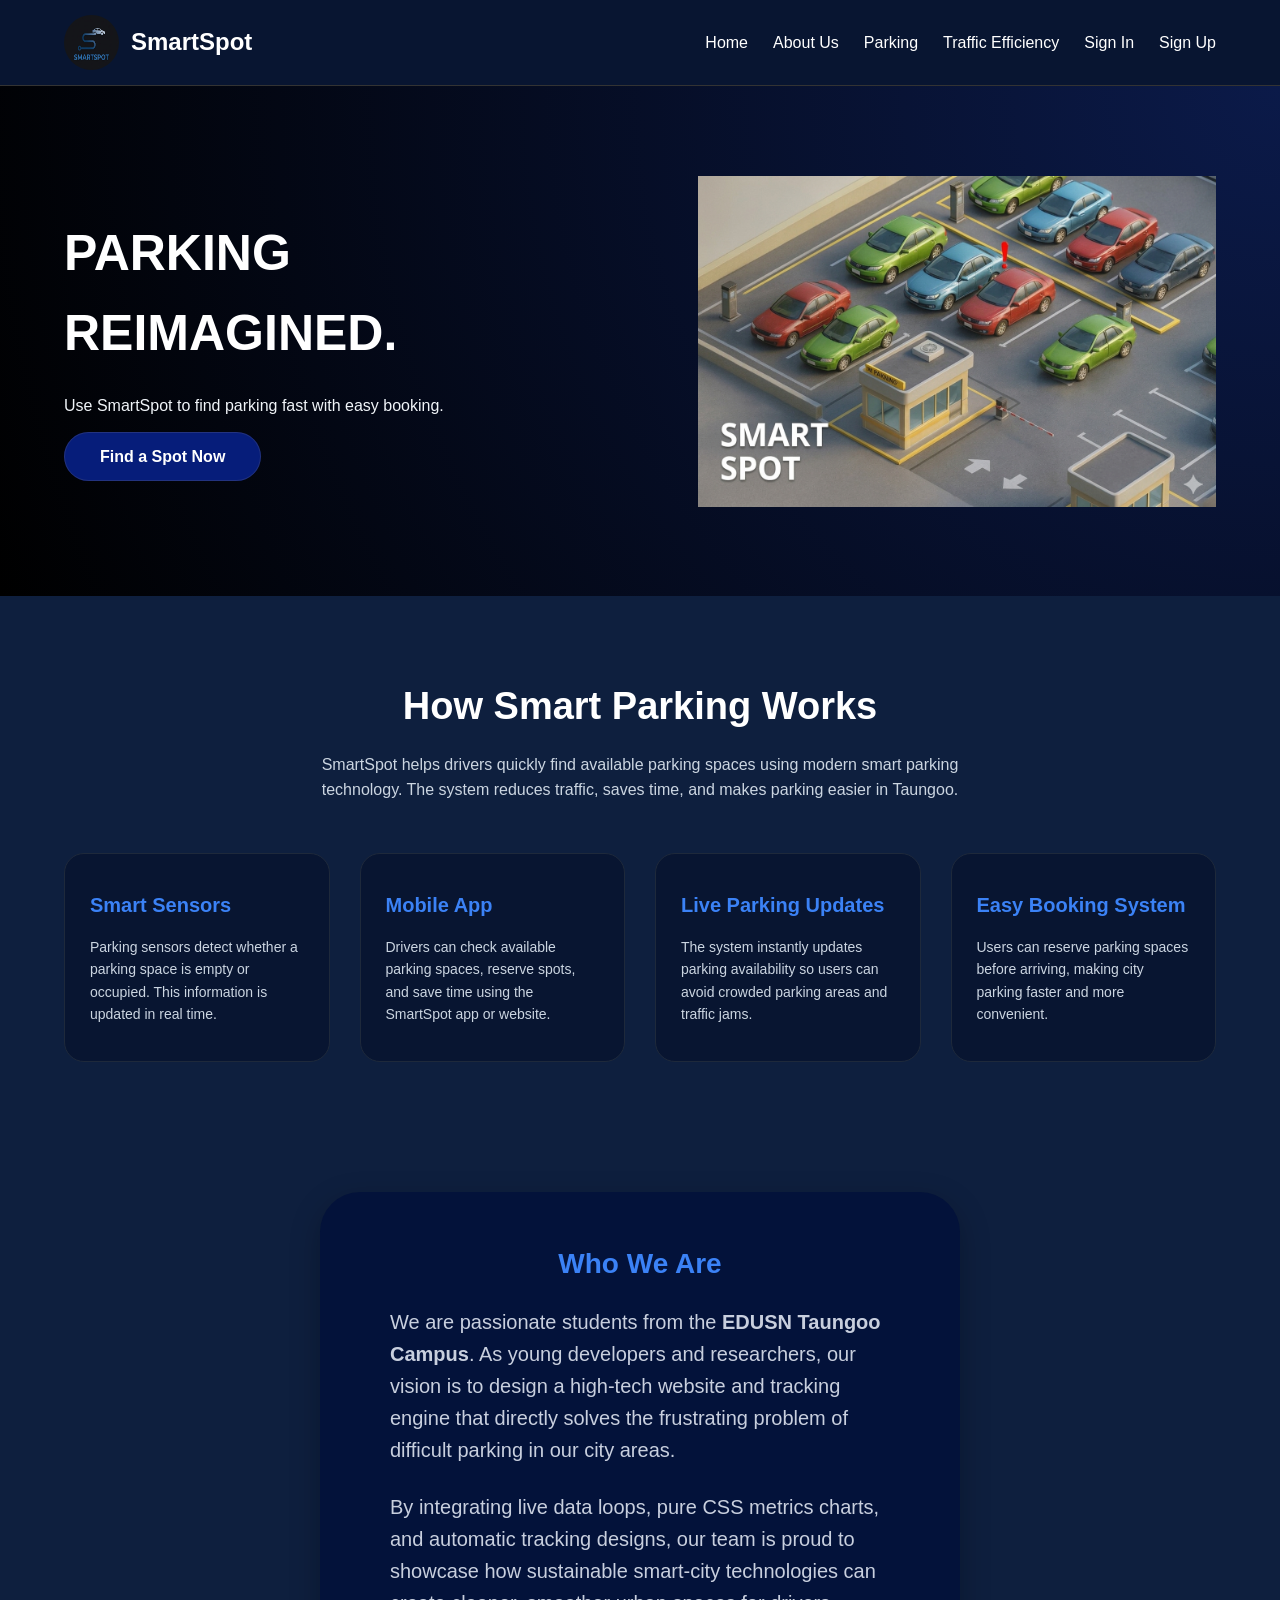
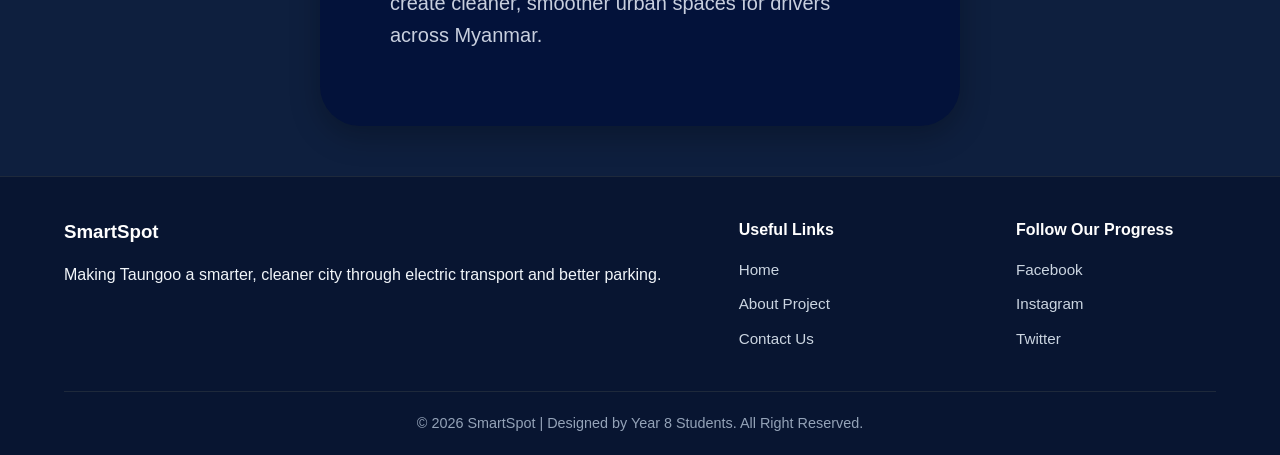
<file: index.html>
<!doctype html>
<html lang="en">
  <head>
    <meta charset="UTF-8" />
    <meta name="viewport" content="width=device-width, initial-scale=1.0" />
    <title>Smartspot | The Smarter Way to Find Your Space</title>
    <link rel="stylesheet" href="pages/style.css" />
    <link
      class="icon"
      rel="icon"
      type="image/x-icon"
      href="../images/favicon.png"
    />
  </head>
  <body>
    <!-- Navbar Starts -->
    <nav class="top-bar">
      <a class="logo-box" href="/index.html">
        <img src="../images/carlogo.png" alt="SmartSpot Logo" />
        <h3>SmartSpot</h3>
      </a>

      <div class="menu">
        <a href="/index.html">Home</a>
        <a href="/pages/aboutus.html">About Us</a>
        <a href="/pages/parking.html">Parking</a>
        <a href="/pages/trafficeffiency.html">Traffic Efficiency</a>
        <a href="/pages/signin.html">Sign In</a>
        <a href="/pages/signup.html">Sign Up</a>
      </div>
    </nav>
    <!-- Navbar Ends  -->

    <!-- Header Starts -->
    <header class="header-box">
      <div class="header-text">
        <h1>PARKING <br />REIMAGINED.</h1>
        <p>Use SmartSpot to find parking fast with easy booking.</p>
        <br />
        <a href="/pages/parking.html" class="main-btn">Find a Spot Now</a>
      </div>
      <div
        class="header-image"
        style="
          width: 45%;
          min-width: 300px;
          height: 350px;
          background:
            url(&quot;../images/smartspot_image.png&quot;);
          background-size: contain;
          background-repeat: no-repeat;
          background-position: center;
        "
      ></div>
    </header>
    <!-- Header Ends -->

    <!-- How it Works Section -->
    <section class="how-smartspot-works">
      <div class="works-container">
        <h2>How Smart Parking Works</h2>
        <p class="works-intro">
          SmartSpot helps drivers quickly find available parking spaces using
          modern smart parking technology. The system reduces traffic, saves
          time, and makes parking easier in Taungoo.
        </p>

        <div class="works-cards">
          <div class="works-card">
            <h3>Smart Sensors</h3>
            <p>
              Parking sensors detect whether a parking space is empty or
              occupied. This information is updated in real time.
            </p>
          </div>

          <div class="works-card">
            <h3>Mobile App</h3>
            <p>
              Drivers can check available parking spaces, reserve spots, and
              save time using the SmartSpot app or website.
            </p>
          </div>

          <div class="works-card">
            <h3>Live Parking Updates</h3>
            <p>
              The system instantly updates parking availability so users can
              avoid crowded parking areas and traffic jams.
            </p>
          </div>

          <div class="works-card">
            <h3>Easy Booking System</h3>
            <p>
              Users can reserve parking spaces before arriving, making city
              parking faster and more convenient.
            </p>
          </div>
        </div>
      </div>
    </section>

    <!-- Who We Are Section -->
    <div class="about-box">
      <h3
        style="
          font-size: 28px;
          text-align: center;
          margin-bottom: 20px;
          color: #3b82f6;
        "
      >
        Who We Are
      </h3>
      <p>
        We are passionate students from the
        <strong>EDUSN Taungoo Campus</strong>. As young developers and
        researchers, our vision is to design a high-tech website and tracking
        engine that directly solves the frustrating problem of difficult parking
        in our city areas.
      </p>
      <p>
        By integrating live data loops, pure CSS metrics charts, and automatic
        tracking designs, our team is proud to showcase how sustainable
        smart-city technologies can create cleaner, smoother urban spaces for
        drivers across Myanmar.
      </p>
    </div>

    <!-- Footer Starts -->
    <footer class="footer">
      <div class="footer-container">
        <div class="footer-about">
          <h3>SmartSpot</h3>
          <p>
            Making Taungoo a smarter, cleaner city through electric transport
            and better parking.
          </p>
        </div>
        <div class="footer-links">
          <h4>Useful Links</h4>
          <ul class="footer_ul">
            <div>
              <a href="index.html">Home</a>
              <a href="aboutus.html">About Project</a>
              <a href="contact.html">Contact Us</a>
            </div>
          </ul>
        </div>
        <div class="footer-socialmedia">
          <h4>Follow Our Progress</h4>
          <div class="footer_div">
            <a href="#">Facebook</a>
            <a href="#">Instagram</a>
            <a href="#">Twitter</a>
          </div>
        </div>
      </div>
      <div class="footer-bottom">
        <p>
          &copy; 2026 SmartSpot | Designed by Year 8 Students. All Right
          Reserved.
        </p>
      </div>
    </footer>
  </body>
</html>
</file>
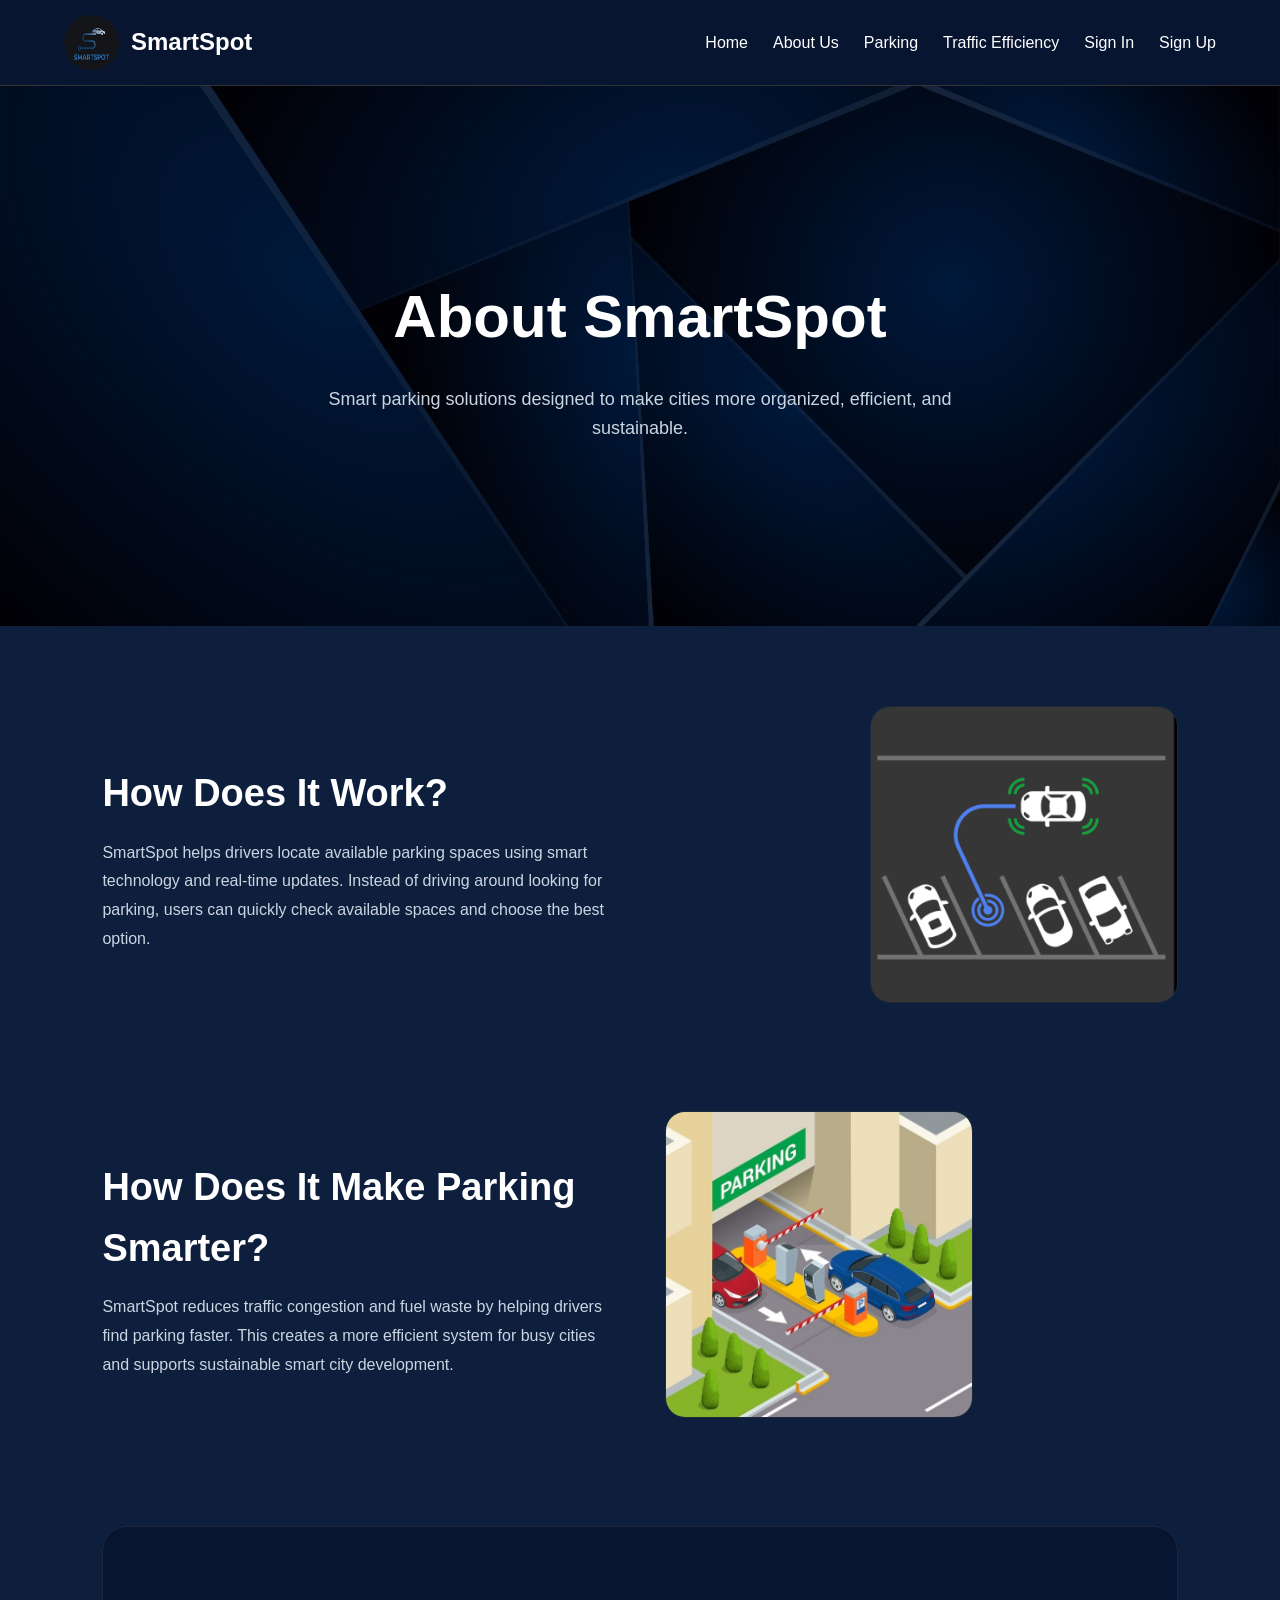
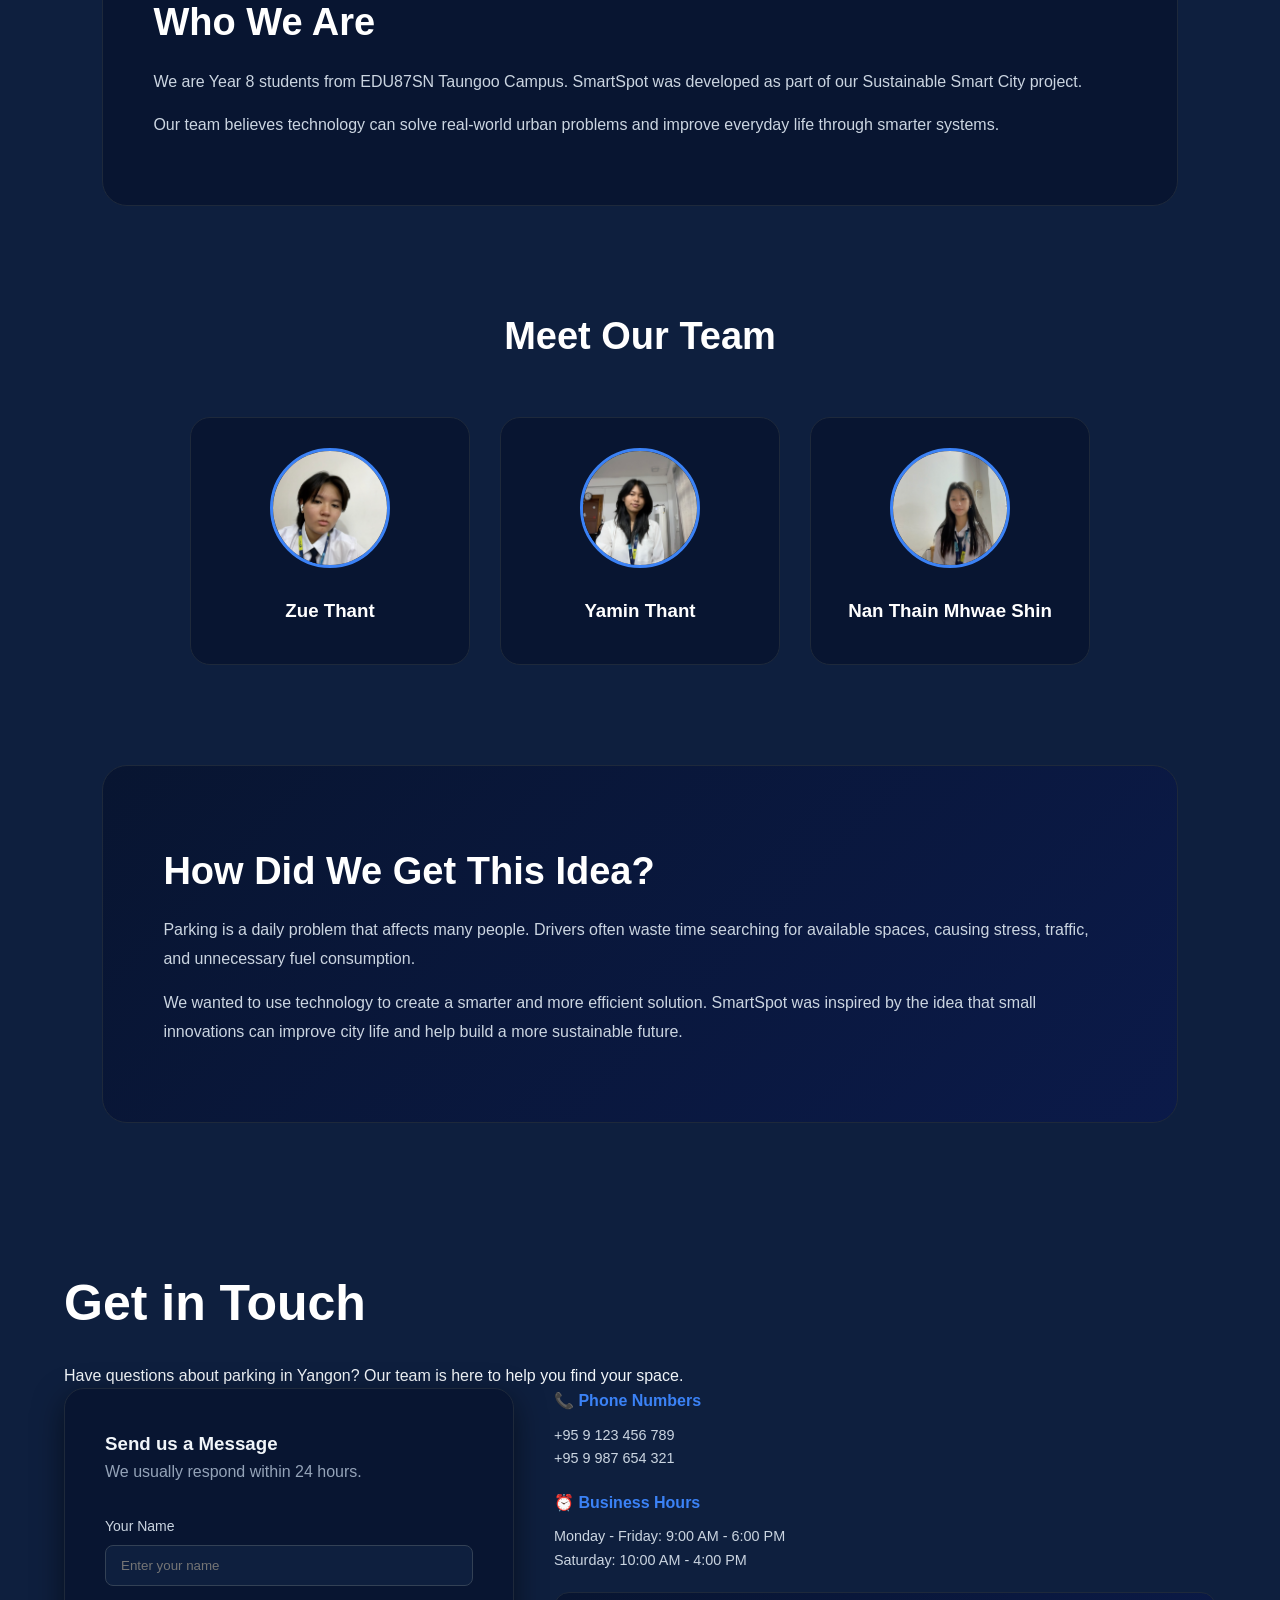
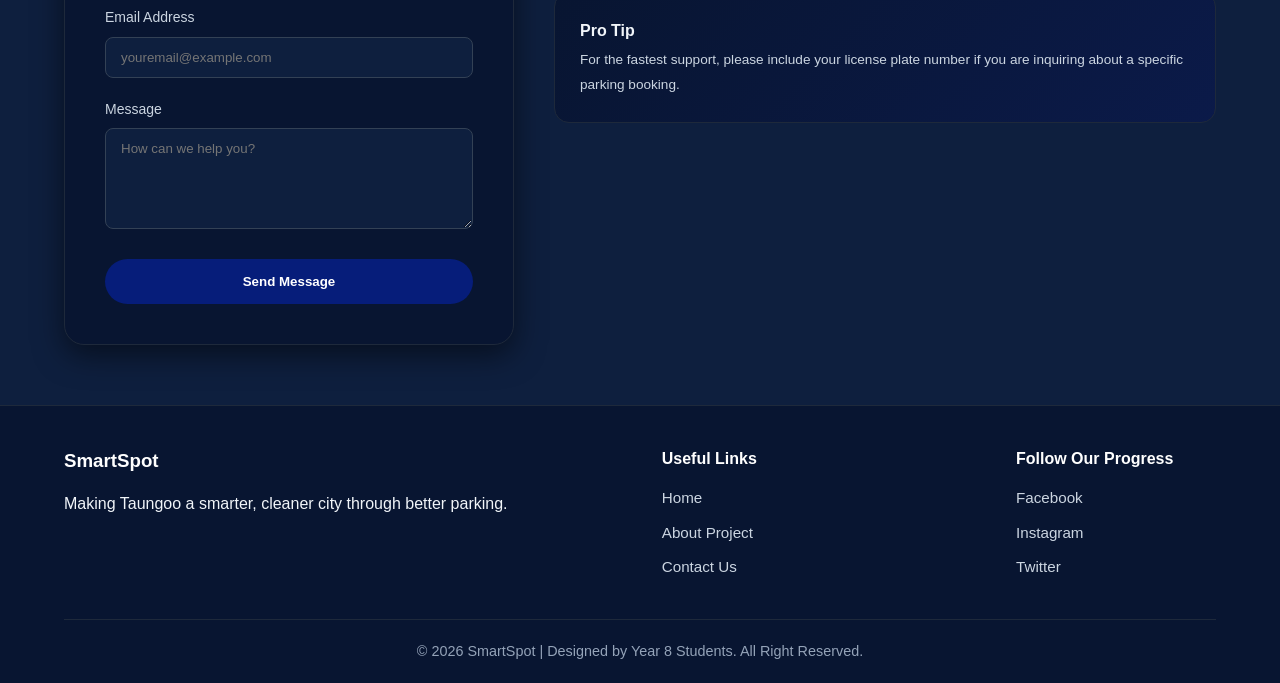
<file: pages/aboutus.html>
<!doctype html>
<html lang="en">
  <head>
    <meta charset="UTF-8" />
    <meta name="viewport" content="width=device-width, initial-scale=1.0" />
    <title>About Us | SmartSpot</title>
    <link rel="stylesheet" href="style.css" />
  </head>

  <body>
    <!-- Navbar -->
    <nav class="top-bar">
      <a class="logo-box" href="/index.html">
        <img src="../images/carlogo.png" alt="SmartSpot Logo" />
        <h3>SmartSpot</h3>
      </a>

      <div class="menu">
        <a href="/index.html">Home</a>
        <a href="/pages/aboutus.html">About Us</a>
        <a href="/pages/parking.html">Parking</a>
        <a href="/pages/trafficeffiency.html">Traffic Efficiency</a>
        <a href="/pages/signin.html">Sign In</a>
        <a href="/pages/signup.html">Sign Up</a>
      </div>
    </nav>

    <!-- About Hero -->
    <section class="about-hero">
      <div class="about-overlay">
        <h1>About SmartSpot</h1>
        <p>
          Smart parking solutions designed to make cities more organized,
          efficient, and sustainable.
        </p>
      </div>
    </section>

    <!-- Main Content -->
    <main class="about-container">
      <!-- How It Works -->
      <section class="about-grid reverse">
        <div class="about-image">
          <img src="../images/smart2.png" alt="Parking System" />
        </div>

        <div class="about-content">
          <h2>How Does It Work?</h2>
          <p>
            SmartSpot helps drivers locate available parking spaces using smart
            technology and real-time updates. Instead of driving around looking
            for parking, users can quickly check available spaces and choose the
            best option.
          </p>
        </div>
      </section>

      <!-- Smarter Parking -->
      <section class="about-grid">
        <div class="about-content">
          <h2>How Does It Make Parking Smarter?</h2>
          <p>
            SmartSpot reduces traffic congestion and fuel waste by helping
            drivers find parking faster. This creates a more efficient system
            for busy cities and supports sustainable smart city development.
          </p>
        </div>

        <div class="about-image2">
          <img src="../images/smartparking.jpg" alt="Smart City" />
        </div>
      </section>

      <!-- Who We Are -->
      <section class="who-we-are">
        <div class="who-box">
          <h2>Who We Are</h2>

          <p>
            We are Year 8 students from EDU87SN Taungoo Campus. SmartSpot was
            developed as part of our Sustainable Smart City project.
          </p>

          <p>
            Our team believes technology can solve real-world urban problems and
            improve everyday life through smarter systems.
          </p>
        </div>
      </section>

      <!-- Team Members -->
      <section class="team-section">
        <div class="team-title">
          <h2>Meet Our Team</h2>
        </div>

        <div class="team-cards">
          <div class="member-card">
            <img src="../images/Image10.png" alt="Zue Thant" />
            <h3>Zue Thant</h3>
          </div>

          <div class="member-card">
            <img src="../images/Image4.png" alt="Yamin Thant" />
            <h3>Yamin Thant</h3>
          </div>

          <div class="member-card">
            <img src="../images/Image5.png" alt="Nan Thein Mhwae Shin" />
            <h3>Nan Thain Mhwae Shin</h3>
          </div>
        </div>
      </section>

      <!-- Inspiration -->
      <section class="idea-section">
        <h2>How Did We Get This Idea?</h2>

        <p>
          Parking is a daily problem that affects many people. Drivers often
          waste time searching for available spaces, causing stress, traffic,
          and unnecessary fuel consumption.
        </p>

        <p>
          We wanted to use technology to create a smarter and more efficient
          solution. SmartSpot was inspired by the idea that small innovations
          can improve city life and help build a more sustainable future.
        </p>
      </section>
    </main>

    <!-- Main content starts here -->
    <!-- Main content starts here -->
    <main class="content-area">
      <div class="header-text">
        <h1 class="title-text">Get in Touch</h1>
        <p>
          Have questions about parking in Yangon? Our team is here to help you
          find your space.
        </p>
      </div>

      <div
        class="contact-container"
        style="display: flex; gap: 40px; flex-wrap: wrap"
      >
        <!-- Left Side: Email Form -->
        <div class="auth-card" style="flex: 2; min-width: 300px; margin: 0">
          <div class="auth-header" style="text-align: left">
            <h3>Send us a Message</h3>
            <p>We usually respond within 24 hours.</p>
          </div>

          <form class="auth-form">
            <div class="input-group">
              <label for="name">Your Name</label>
              <input
                type="text"
                id="name"
                placeholder="Enter your name"
                required
              />
            </div>

            <div class="input-group">
              <label for="email">Email Address</label>
              <input
                type="email"
                id="email"
                placeholder="youremail@example.com"
                required
              />
            </div>

            <div class="input-group">
              <label for="message">Message</label>
              <textarea
                id="message"
                rows="5"
                placeholder="How can we help you?"
                style="
                  padding: 12px 15px;
                  background: #0e1f3e;
                  border: 1px solid #334155;
                  border-radius: 8px;
                  color: white;
                  outline: none;
                  font-family: sans-serif;
                  resize: vertical;
                "
              ></textarea>
            </div>

            <button type="submit" class="main-btn auth-btn">
              Send Message
            </button>
          </form>
        </div>

        <!-- Right Side: Contact Info -->
        <div
          class="contact-info"
          style="
            flex: 1;
            min-width: 280px;
            display: flex;
            flex-direction: column;
            gap: 20px;
          "
        >
          <div class="box-card">
            <h4 style="color: #3b82f6; margin-bottom: 10px">
              📞 Phone Numbers
            </h4>
            <p style="font-size: 0.9rem; color: #cbd5e1">+95 9 123 456 789</p>
            <p style="font-size: 0.9rem; color: #cbd5e1">+95 9 987 654 321</p>
          </div>

          <div class="box-card">
            <h4 style="color: #3b82f6; margin-bottom: 10px">
              ⏰ Business Hours
            </h4>
            <p style="font-size: 0.9rem; color: #cbd5e1">
              Monday - Friday: 9:00 AM - 6:00 PM
            </p>
            <p style="font-size: 0.9rem; color: #cbd5e1">
              Saturday: 10:00 AM - 4:00 PM
            </p>
          </div>

          <div class="idea-section" style="padding: 25px; border-radius: 15px">
            <h4 style="margin-bottom: 5px">Pro Tip</h4>
            <p style="font-size: 0.85rem; margin: 0">
              For the fastest support, please include your license plate number
              if you are inquiring about a specific parking booking.
            </p>
          </div>
        </div>
      </div>
    </main>

    <footer class="footer">
      <div class="footer-container">
        <div class="footer-about">
          <h3>SmartSpot</h3>
          <p>Making Taungoo a smarter, cleaner city through better parking.</p>
        </div>

        <div class="footer-links">
          <h4>Useful Links</h4>
          <ul class="footer_ul">
            <div>
              <a href="/pages/index.html">Home</a>
              <a href="/pages/aboutus.html">About Project</a>
              <a href="/pages/contact.html">Contact Us</a>
            </div>
          </ul>
        </div>

        <div class="footer-socialmedia">
          <h4>Follow Our Progress</h4>
          <div class="footer_div">
            <a href="#">Facebook</a>
            <a href="#">Instagram</a>
            <a href="#">Twitter</a>
          </div>
        </div>
      </div>
      <div class="footer-bottom">
        <p>
          &copy; 2026 SmartSpot | Designed by Year 8 Students. All Right
          Reserved.
        </p>
      </div>
    </footer>
  </body>
</html>
</file>
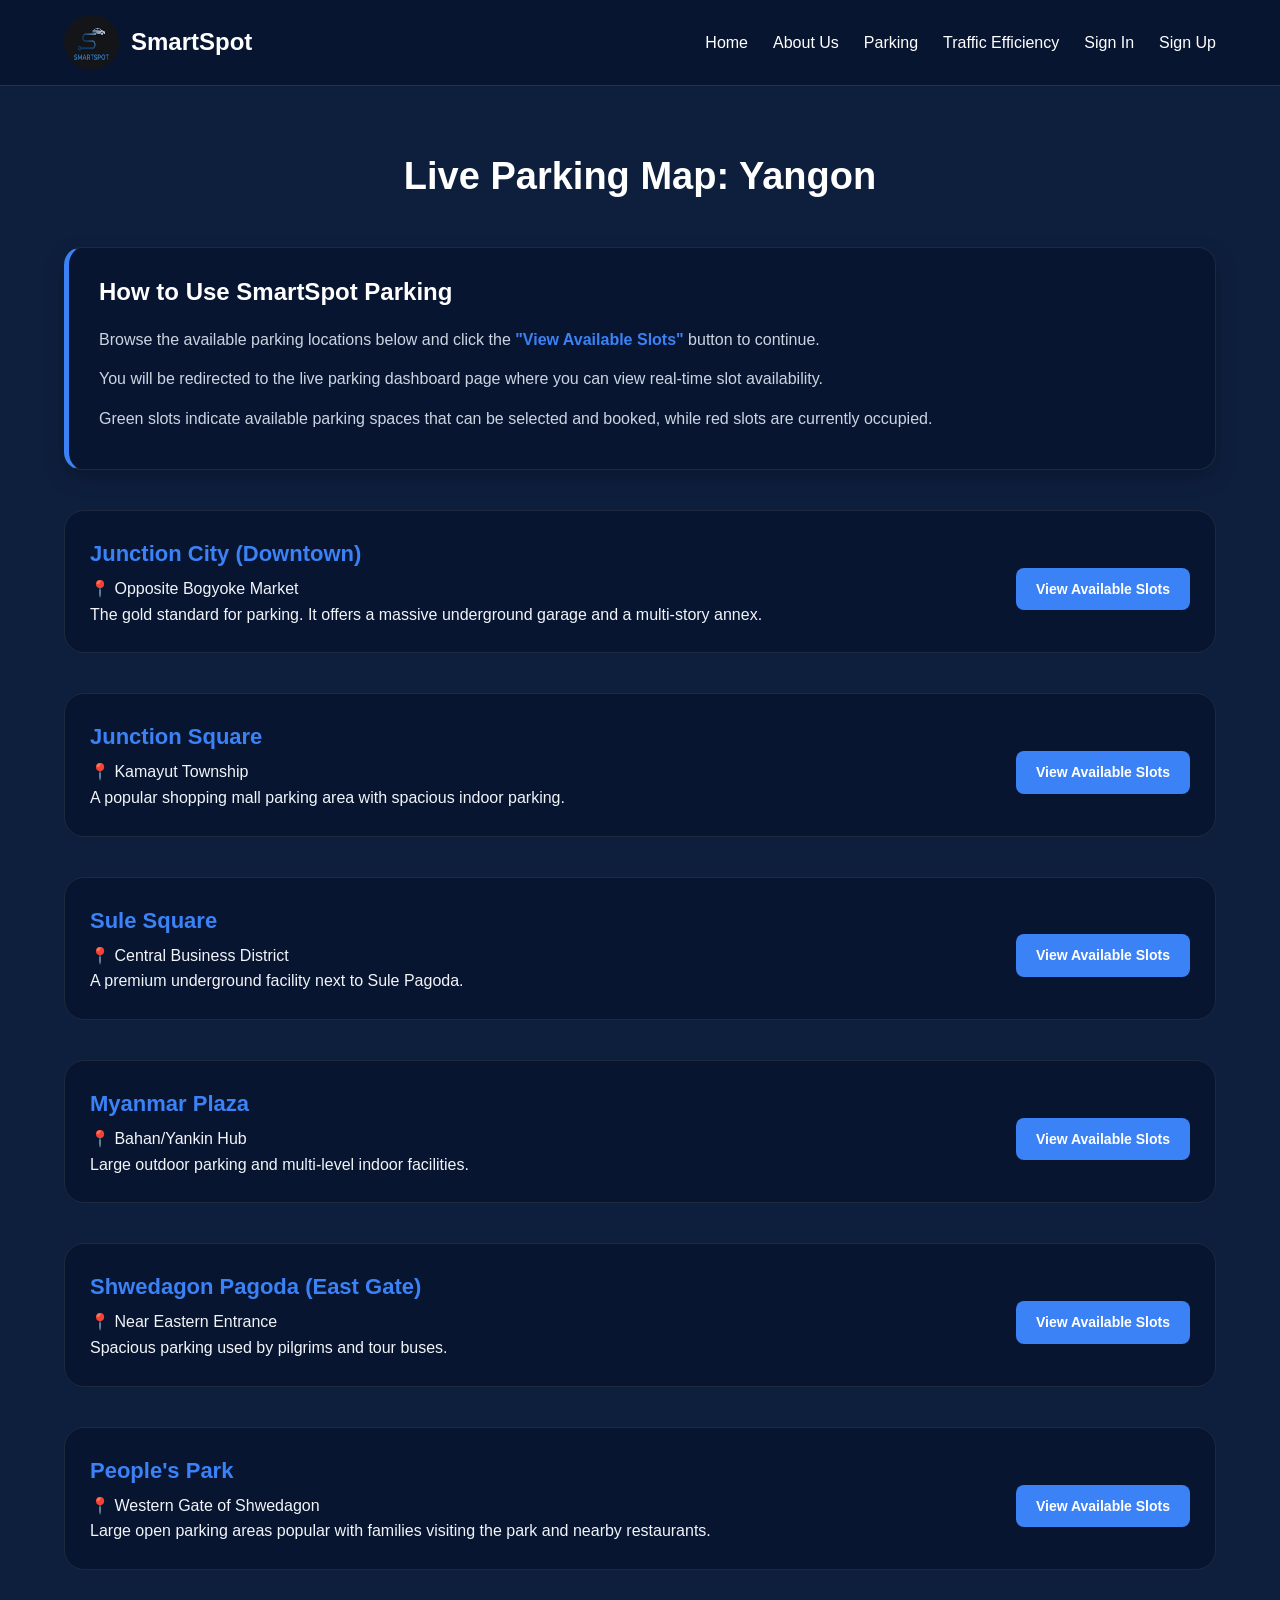
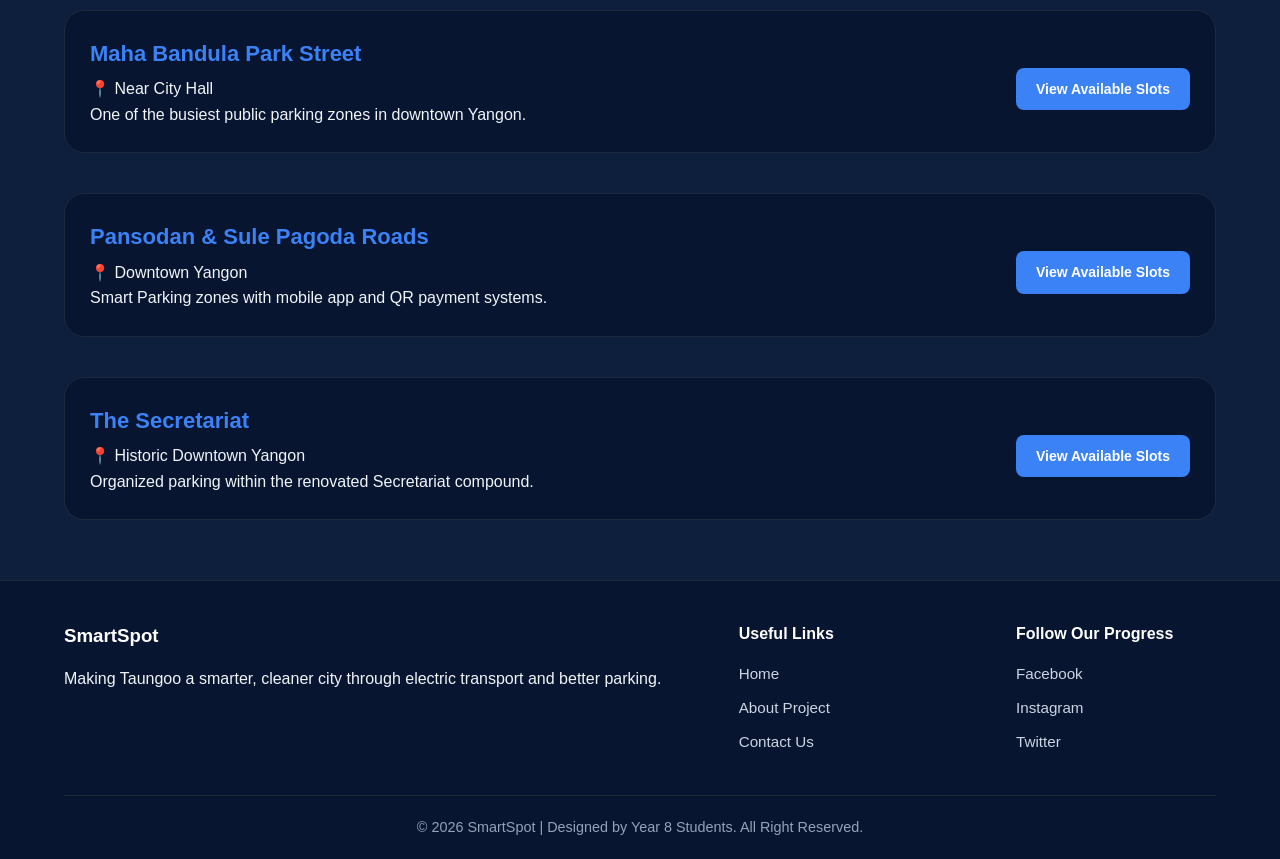
<file: pages/parking.html>
<!doctype html>
<html lang="en">
  <head>
    <meta charset="UTF-8" />
    <meta name="viewport" content="width=device-width, initial-scale=1.0" />
    <title>Smartspot | Choose Location</title>
    <link rel="stylesheet" href="style.css" />
    <link
      class="icon"
      rel="icon"
      type="image/x-icon"
      href="../images/favicon.png"
    />
  </head>
  <body>
    <!-- Navbar Starts -->
    <nav class="top-bar">
      <a class="logo-box" href="/index.html">
        <img src="../images/carlogo.png" alt="SmartSpot Logo" />
        <h3>SmartSpot</h3>
      </a>

      <div class="menu">
        <a href="/index.html">Home</a>
        <a href="/pages/aboutus.html">About Us</a>
        <a href="/pages/parking.html">Parking</a>
        <a href="/pages/trafficeffiency.html">Traffic Efficiency</a>
        <a href="/pages/signin.html">Sign In</a>
        <a href="/pages/signup.html">Sign Up</a>
      </div>
    </nav>
    <!-- Navbar Ends  -->

    <main class="content-area">
      <div class="header-text" style="text-align: center; margin-bottom: 40px">
        <h1 class="title-text" style="font-size: 38px; color: white">
          Live Parking Map: Yangon
        </h1>
      </div>

      <div class="instruction-box">
        <h3>How to Use SmartSpot Parking</h3>
        <p>
          Browse the available parking locations below and click the
          <strong>"View Available Slots"</strong> button to continue.
        </p>

        <p>
          You will be redirected to the live parking dashboard page where you
          can view real-time slot availability.
        </p>

        <p>
          Green slots indicate available parking spaces that can be selected and
          booked, while red slots are currently occupied.
        </p>
      </div>

      <div class="parking-container">
        <!-- Location 1: Junction City -->
        <div class="parking-location">
          <div class="location-info">
            <h3>Junction City (Downtown)</h3>
            <p>📍 Opposite Bogyoke Market</p>
            <p>
              The gold standard for parking. It offers a massive underground
              garage and a multi-story annex.
            </p>
          </div>
          <a
            href="parking_slot.html#junction-city"
            class="toggle-slots-btn"
            style="text-decoration: none"
            >View Available Slots</a
          >
        </div>

        <!-- Location 2: Junction Square -->
        <div class="parking-location">
          <div class="location-info">
            <h3>Junction Square</h3>
            <p>📍 Kamayut Township</p>
            <p>
              A popular shopping mall parking area with spacious indoor parking.
            </p>
          </div>
          <a
            href="parking_slot.html#junction-square"
            class="toggle-slots-btn"
            style="text-decoration: none"
            >View Available Slots</a
          >
        </div>

        <!-- Location 3: Sule Square -->
        <div class="parking-location">
          <div class="location-info">
            <h3>Sule Square</h3>
            <p>📍 Central Business District</p>
            <p>A premium underground facility next to Sule Pagoda.</p>
          </div>
          <a
            href="parking_slot.html#sule-square"
            class="toggle-slots-btn"
            style="text-decoration: none"
            >View Available Slots</a
          >
        </div>

        <!-- Location 4: Myanmar Plaza -->
        <div class="parking-location">
          <div class="location-info">
            <h3>Myanmar Plaza</h3>
            <p>📍 Bahan/Yankin Hub</p>
            <p>Large outdoor parking and multi-level indoor facilities.</p>
          </div>
          <a
            href="parking_slot.html#myanmar-plaza"
            class="toggle-slots-btn"
            style="text-decoration: none"
            >View Available Slots</a
          >
        </div>

        <!-- Location 5: Shwedagon Pagoda -->
        <div class="parking-location">
          <div class="location-info">
            <h3>Shwedagon Pagoda (East Gate)</h3>
            <p>📍 Near Eastern Entrance</p>
            <p>Spacious parking used by pilgrims and tour buses.</p>
          </div>
          <a
            href="parking_slot.html#shwedagon"
            class="toggle-slots-btn"
            style="text-decoration: none"
            >View Available Slots</a
          >
        </div>

        <!-- Location 6: People's Park -->
        <div class="parking-location">
          <div class="location-info">
            <h3>People's Park</h3>
            <p>📍 Western Gate of Shwedagon</p>
            <p>
              Large open parking areas popular with families visiting the park
              and nearby restaurants.
            </p>
          </div>
          <a
            href="parking_slot.html#peoples-park"
            class="toggle-slots-btn"
            style="text-decoration: none"
            >View Available Slots</a
          >
        </div>

        <!-- Location 7: Maha Bandula Park Street -->
        <div class="parking-location">
          <div class="location-info">
            <h3>Maha Bandula Park Street</h3>
            <p>📍 Near City Hall</p>
            <p>One of the busiest public parking zones in downtown Yangon.</p>
          </div>
          <a
            href="parking_slot.html#maha-bandula"
            class="toggle-slots-btn"
            style="text-decoration: none"
            >View Available Slots</a
          >
        </div>

        <!-- Location 8: Pansodan & Sule Pagoda Roads -->
        <div class="parking-location">
          <div class="location-info">
            <h3>Pansodan & Sule Pagoda Roads</h3>
            <p>📍 Downtown Yangon</p>
            <p>Smart Parking zones with mobile app and QR payment systems.</p>
          </div>
          <a
            href="parking_slot.html#pansodan"
            class="toggle-slots-btn"
            style="text-decoration: none"
            >View Available Slots</a
          >
        </div>

        <!-- Location 9: The Secretariat -->
        <div class="parking-location">
          <div class="location-info">
            <h3>The Secretariat</h3>
            <p>📍 Historic Downtown Yangon</p>
            <p>Organized parking within the renovated Secretariat compound.</p>
          </div>
          <a
            href="parking_slot.html#secretariat"
            class="toggle-slots-btn"
            style="text-decoration: none"
            >View Available Slots</a
          >
        </div>
      </div>
    </main>

    <footer class="footer">
      <div class="footer-container">
        <div class="footer-about">
          <h3>SmartSpot</h3>
          <p>
            Making Taungoo a smarter, cleaner city through electric transport
            and better parking.
          </p>
        </div>
        <div class="footer-links">
          <h4>Useful Links</h4>
          <ul class="footer_ul">
            <div>
              <a href="index.html">Home</a>
              <a href="aboutus.html">About Project</a>
              <a href="contact.html">Contact Us</a>
            </div>
          </ul>
        </div>
        <div class="footer-socialmedia">
          <h4>Follow Our Progress</h4>
          <div class="footer_div">
            <a href="#">Facebook</a>
            <a href="#">Instagram</a>
            <a href="#">Twitter</a>
          </div>
        </div>
      </div>
      <div class="footer-bottom">
        <p>
          &copy; 2026 SmartSpot | Designed by Year 8 Students. All Right
          Reserved.
        </p>
      </div>
    </footer>
  </body>
</html>
</file>
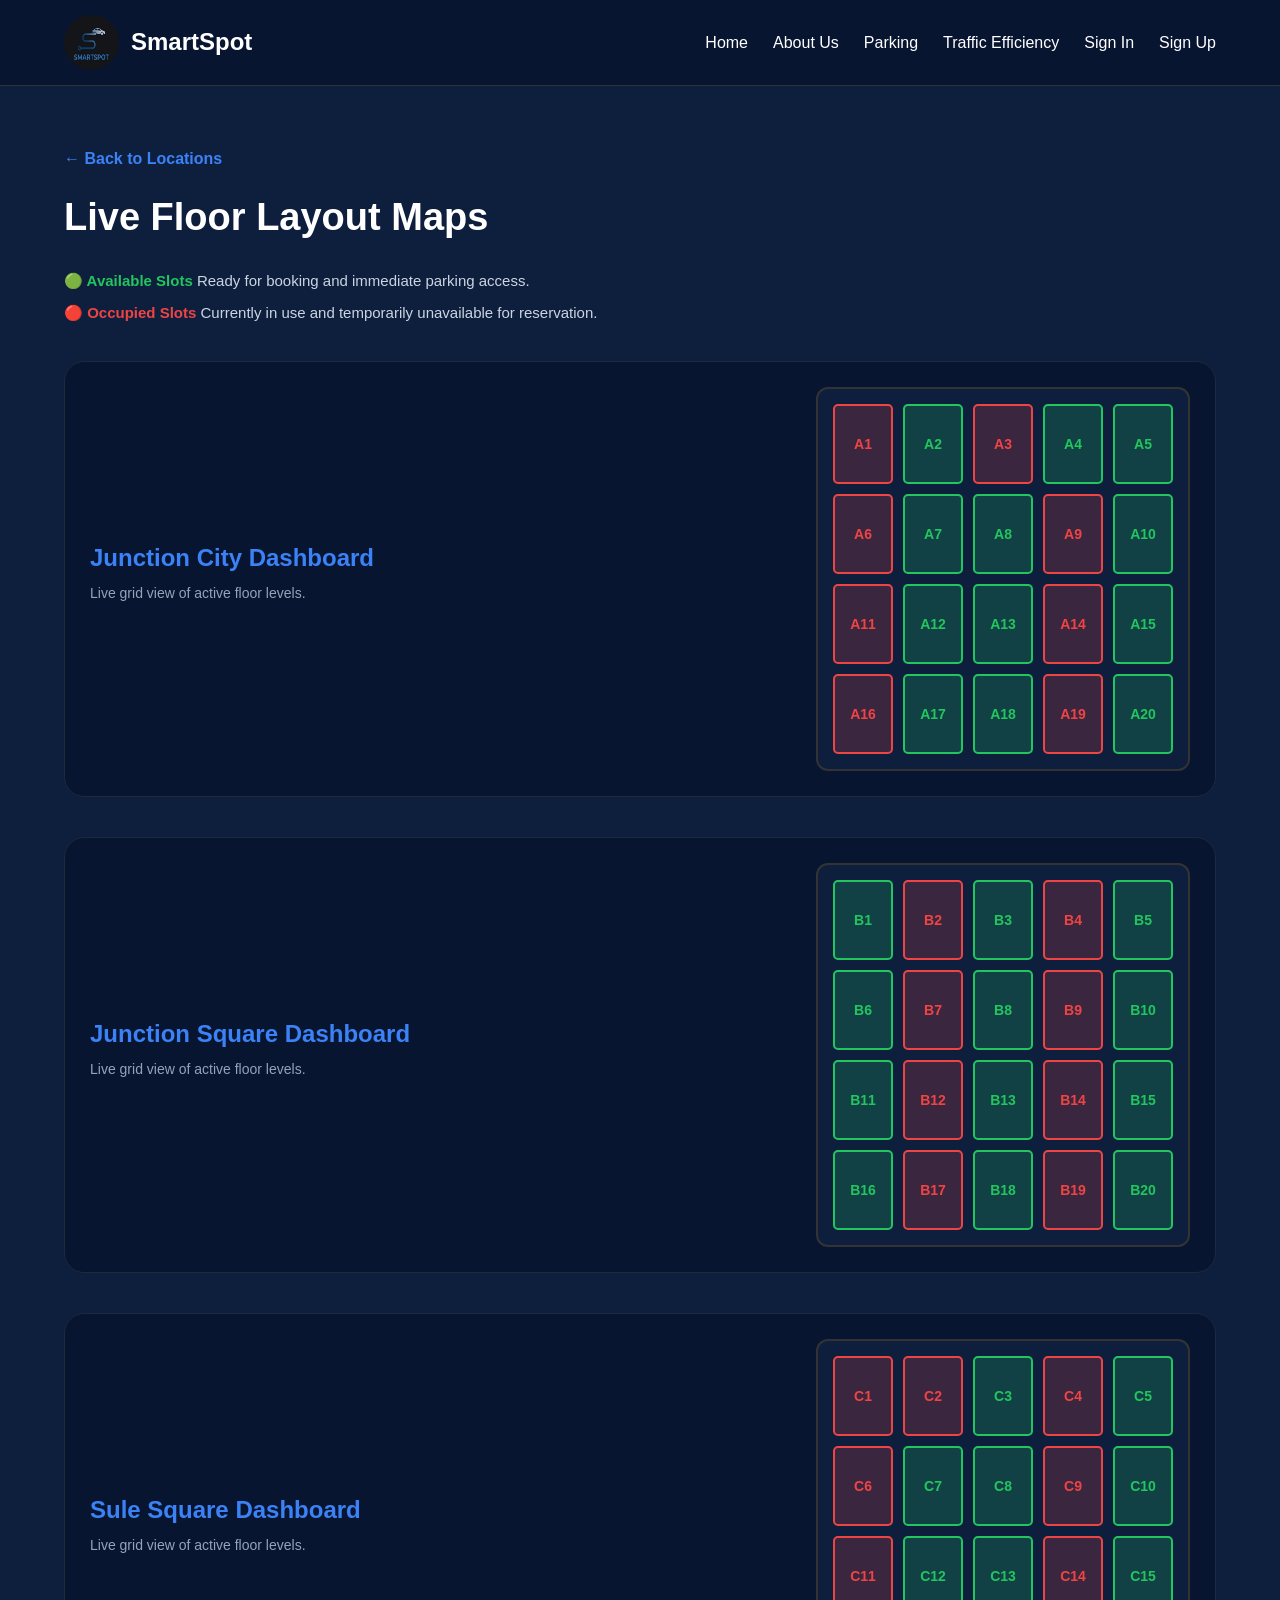
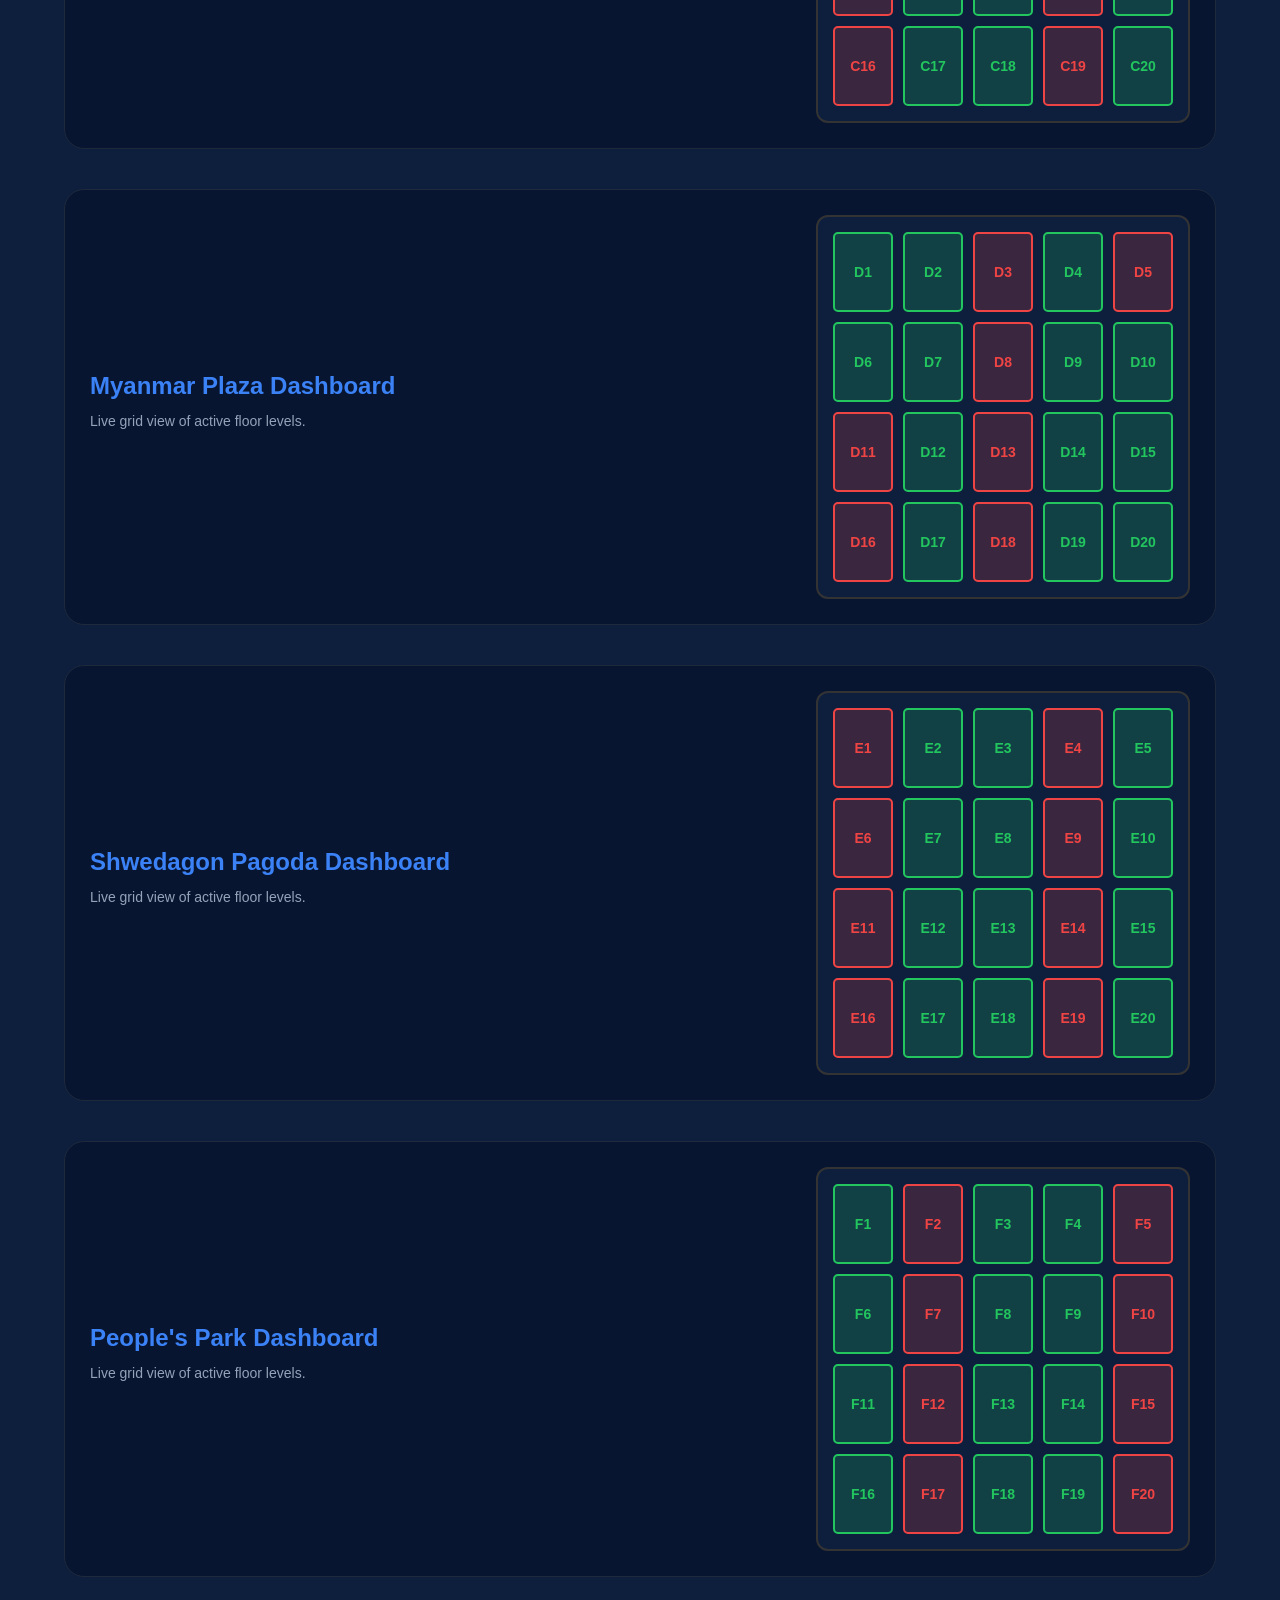
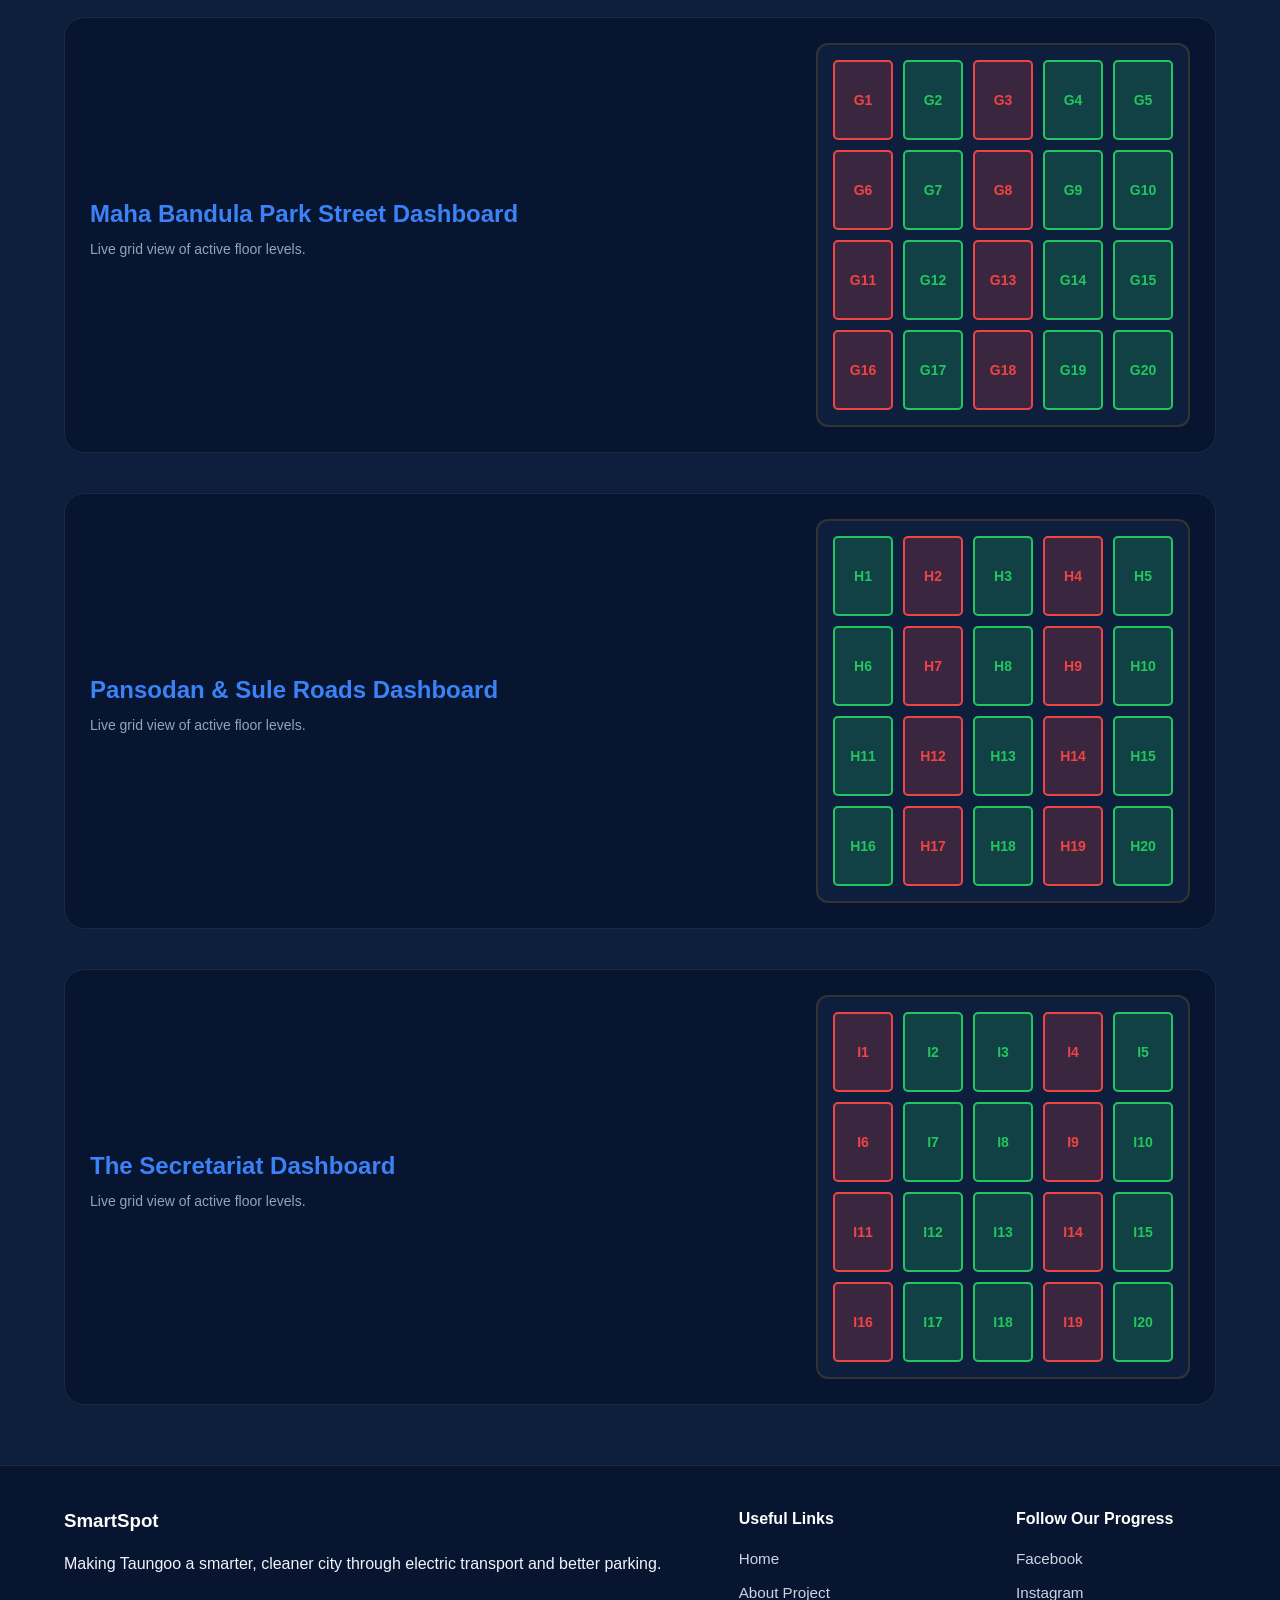
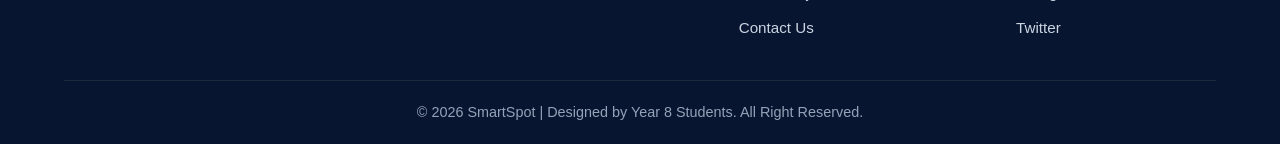
<file: pages/parking_slot.html>
<!doctype html>
<html lang="en">
  <head>
    <meta charset="UTF-8" />
    <meta name="viewport" content="width=device-width, initial-scale=1.0" />
    <title>Smartspot | Real-Time Available Slots</title>
    <link rel="stylesheet" href="style.css" />
    <link
      class="icon"
      rel="icon"
      type="image/x-icon"
      href="../images/favicon.png"
    />
  </head>
  <body>
    <!-- Navbar Starts -->
    <nav class="top-bar">
      <a class="logo-box" href="/index.html">
        <img src="../images/carlogo.png" alt="SmartSpot Logo" />
        <h3>SmartSpot</h3>
      </a>

      <div class="menu">
        <a href="/index.html">Home</a>
        <a href="/pages/aboutus.html">About Us</a>
        <a href="/pages/parking.html">Parking</a>
        <a href="/pages/trafficeffiency.html">Traffic Efficiency</a>
        <a href="/pages/signin.html">Sign In</a>
        <a href="/pages/signup.html">Sign Up</a>
      </div>
    </nav>
    <!-- Navbar Ends  -->

    <main class="content-area">
      <div class="header-text" style="margin-bottom: 30px">
        <a
          href="parking.html"
          style="
            color: #3b82f6;
            text-decoration: none;
            font-weight: bold;
            display: inline-block;
            margin-bottom: 15px;
          "
          >← Back to Locations</a
        >
        <h1 class="title-text" style="font-size: 38px; color: white">
          Live Floor Layout Maps
        </h1>

        <p class="parking-legend">
          <span class="legend available-legend">🟢 Available Slots</span>
          Ready for booking and immediate parking access.
          <br />
          <span class="legend taken-legend">🔴 Occupied Slots</span>
          Currently in use and temporarily unavailable for reservation.
        </p>
      </div>

      <div class="parking-container">
        <!-- Section 1: Junction City -->
        <div class="parking-location" id="junction-city">
          <div class="location-info">
            <h3 style="color: #3b82f6; font-size: 24px; margin-bottom: 5px">
              Junction City Dashboard
            </h3>
            <p style="color: #94a3b8; font-size: 14px; margin-bottom: 15px">
              Live grid view of active floor levels.
            </p>
          </div>
          <div class="slots-grid" style="display: grid !important">
            <div class="slot taken">A1</div>
            <div class="slot available">A2</div>
            <div class="slot taken">A3</div>
            <div class="slot available">A4</div>
            <div class="slot available">A5</div>
            <div class="slot taken">A6</div>
            <div class="slot available">A7</div>
            <div class="slot available">A8</div>
            <div class="slot taken">A9</div>
            <div class="slot available">A10</div>
            <div class="slot taken">A11</div>
            <div class="slot available">A12</div>
            <div class="slot available">A13</div>
            <div class="slot taken">A14</div>
            <div class="slot available">A15</div>
            <div class="slot taken">A16</div>
            <div class="slot available">A17</div>
            <div class="slot available">A18</div>
            <div class="slot taken">A19</div>
            <div class="slot available">A20</div>
          </div>
        </div>

        <!-- Section 2: Junction Square -->
        <div class="parking-location" id="junction-square">
          <div class="location-info">
            <h3 style="color: #3b82f6; font-size: 24px; margin-bottom: 5px">
              Junction Square Dashboard
            </h3>
            <p style="color: #94a3b8; font-size: 14px; margin-bottom: 15px">
              Live grid view of active floor levels.
            </p>
          </div>
          <div class="slots-grid" style="display: grid !important">
            <div class="slot available">B1</div>
            <div class="slot taken">B2</div>
            <div class="slot available">B3</div>
            <div class="slot taken">B4</div>
            <div class="slot available">B5</div>
            <div class="slot available">B6</div>
            <div class="slot taken">B7</div>
            <div class="slot available">B8</div>
            <div class="slot taken">B9</div>
            <div class="slot available">B10</div>
            <div class="slot available">B11</div>
            <div class="slot taken">B12</div>
            <div class="slot available">B13</div>
            <div class="slot taken">B14</div>
            <div class="slot available">B15</div>
            <div class="slot available">B16</div>
            <div class="slot taken">B17</div>
            <div class="slot available">B18</div>
            <div class="slot taken">B19</div>
            <div class="slot available">B20</div>
          </div>
        </div>

        <!-- Section 3: Sule Square -->
        <div class="parking-location" id="sule-square">
          <div class="location-info">
            <h3 style="color: #3b82f6; font-size: 24px; margin-bottom: 5px">
              Sule Square Dashboard
            </h3>
            <p style="color: #94a3b8; font-size: 14px; margin-bottom: 15px">
              Live grid view of active floor levels.
            </p>
          </div>
          <div class="slots-grid" style="display: grid !important">
            <div class="slot taken">C1</div>
            <div class="slot taken">C2</div>
            <div class="slot available">C3</div>
            <div class="slot taken">C4</div>
            <div class="slot available">C5</div>
            <div class="slot taken">C6</div>
            <div class="slot available">C7</div>
            <div class="slot available">C8</div>
            <div class="slot taken">C9</div>
            <div class="slot available">C10</div>
            <div class="slot taken">C11</div>
            <div class="slot available">C12</div>
            <div class="slot available">C13</div>
            <div class="slot taken">C14</div>
            <div class="slot available">C15</div>
            <div class="slot taken">C16</div>
            <div class="slot available">C17</div>
            <div class="slot available">C18</div>
            <div class="slot taken">C19</div>
            <div class="slot available">C20</div>
          </div>
        </div>

        <!-- Section 4: Myanmar Plaza -->
        <div class="parking-location" id="myanmar-plaza">
          <div class="location-info">
            <h3 style="color: #3b82f6; font-size: 24px; margin-bottom: 5px">
              Myanmar Plaza Dashboard
            </h3>
            <p style="color: #94a3b8; font-size: 14px; margin-bottom: 15px">
              Live grid view of active floor levels.
            </p>
          </div>
          <div class="slots-grid" style="display: grid !important">
            <div class="slot available">D1</div>
            <div class="slot available">D2</div>
            <div class="slot taken">D3</div>
            <div class="slot available">D4</div>
            <div class="slot taken">D5</div>
            <div class="slot available">D6</div>
            <div class="slot available">D7</div>
            <div class="slot taken">D8</div>
            <div class="slot available">D9</div>
            <div class="slot available">D10</div>
            <div class="slot taken">D11</div>
            <div class="slot available">D12</div>
            <div class="slot taken">D13</div>
            <div class="slot available">D14</div>
            <div class="slot available">D15</div>
            <div class="slot taken">D16</div>
            <div class="slot available">D17</div>
            <div class="slot taken">D18</div>
            <div class="slot available">D19</div>
            <div class="slot available">D20</div>
          </div>
        </div>

        <!-- Section 5: Shwedagon Pagoda -->
        <div class="parking-location" id="shwedagon">
          <div class="location-info">
            <h3 style="color: #3b82f6; font-size: 24px; margin-bottom: 5px">
              Shwedagon Pagoda Dashboard
            </h3>
            <p style="color: #94a3b8; font-size: 14px; margin-bottom: 15px">
              Live grid view of active floor levels.
            </p>
          </div>
          <div class="slots-grid" style="display: grid !important">
            <div class="slot taken">E1</div>
            <div class="slot available">E2</div>
            <div class="slot available">E3</div>
            <div class="slot taken">E4</div>
            <div class="slot available">E5</div>
            <div class="slot taken">E6</div>
            <div class="slot available">E7</div>
            <div class="slot available">E8</div>
            <div class="slot taken">E9</div>
            <div class="slot available">E10</div>
            <div class="slot taken">E11</div>
            <div class="slot available">E12</div>
            <div class="slot available">E13</div>
            <div class="slot taken">E14</div>
            <div class="slot available">E15</div>
            <div class="slot taken">E16</div>
            <div class="slot available">E17</div>
            <div class="slot available">E18</div>
            <div class="slot taken">E19</div>
            <div class="slot available">E20</div>
          </div>
        </div>

        <!-- Section 6: People's Park -->
        <div class="parking-location" id="peoples-park">
          <div class="location-info">
            <h3 style="color: #3b82f6; font-size: 24px; margin-bottom: 5px">
              People's Park Dashboard
            </h3>
            <p style="color: #94a3b8; font-size: 14px; margin-bottom: 15px">
              Live grid view of active floor levels.
            </p>
          </div>
          <div class="slots-grid" style="display: grid !important">
            <div class="slot available">F1</div>
            <div class="slot taken">F2</div>
            <div class="slot available">F3</div>
            <div class="slot available">F4</div>
            <div class="slot taken">F5</div>
            <div class="slot available">F6</div>
            <div class="slot taken">F7</div>
            <div class="slot available">F8</div>
            <div class="slot available">F9</div>
            <div class="slot taken">F10</div>
            <div class="slot available">F11</div>
            <div class="slot taken">F12</div>
            <div class="slot available">F13</div>
            <div class="slot available">F14</div>
            <div class="slot taken">F15</div>
            <div class="slot available">F16</div>
            <div class="slot taken">F17</div>
            <div class="slot available">F18</div>
            <div class="slot available">F19</div>
            <div class="slot taken">F20</div>
          </div>
        </div>

        <!-- Section 7: Maha Bandula Park Street -->
        <div class="parking-location" id="maha-bandula">
          <div class="location-info">
            <h3 style="color: #3b82f6; font-size: 24px; margin-bottom: 5px">
              Maha Bandula Park Street Dashboard
            </h3>
            <p style="color: #94a3b8; font-size: 14px; margin-bottom: 15px">
              Live grid view of active floor levels.
            </p>
          </div>
          <div class="slots-grid" style="display: grid !important">
            <div class="slot taken">G1</div>
            <div class="slot available">G2</div>
            <div class="slot taken">G3</div>
            <div class="slot available">G4</div>
            <div class="slot available">G5</div>
            <div class="slot taken">G6</div>
            <div class="slot available">G7</div>
            <div class="slot taken">G8</div>
            <div class="slot available">G9</div>
            <div class="slot available">G10</div>
            <div class="slot taken">G11</div>
            <div class="slot available">G12</div>
            <div class="slot taken">G13</div>
            <div class="slot available">G14</div>
            <div class="slot available">G15</div>
            <div class="slot taken">G16</div>
            <div class="slot available">G17</div>
            <div class="slot taken">G18</div>
            <div class="slot available">G19</div>
            <div class="slot available">G20</div>
          </div>
        </div>

        <!-- Section 8: Pansodan & Sule Pagoda Roads -->
        <div class="parking-location" id="pansodan">
          <div class="location-info">
            <h3 style="color: #3b82f6; font-size: 24px; margin-bottom: 5px">
              Pansodan & Sule Roads Dashboard
            </h3>
            <p style="color: #94a3b8; font-size: 14px; margin-bottom: 15px">
              Live grid view of active floor levels.
            </p>
          </div>
          <div class="slots-grid" style="display: grid !important">
            <div class="slot available">H1</div>
            <div class="slot taken">H2</div>
            <div class="slot available">H3</div>
            <div class="slot taken">H4</div>
            <div class="slot available">H5</div>
            <div class="slot available">H6</div>
            <div class="slot taken">H7</div>
            <div class="slot available">H8</div>
            <div class="slot taken">H9</div>
            <div class="slot available">H10</div>
            <div class="slot available">H11</div>
            <div class="slot taken">H12</div>
            <div class="slot available">H13</div>
            <div class="slot taken">H14</div>
            <div class="slot available">H15</div>
            <div class="slot available">H16</div>
            <div class="slot taken">H17</div>
            <div class="slot available">H18</div>
            <div class="slot taken">H19</div>
            <div class="slot available">H20</div>
          </div>
        </div>

        <!-- Section 9: The Secretariat -->
        <div class="parking-location" id="secretariat">
          <div class="location-info">
            <h3 style="color: #3b82f6; font-size: 24px; margin-bottom: 5px">
              The Secretariat Dashboard
            </h3>
            <p style="color: #94a3b8; font-size: 14px; margin-bottom: 15px">
              Live grid view of active floor levels.
            </p>
          </div>
          <div class="slots-grid" style="display: grid !important">
            <div class="slot taken">I1</div>
            <div class="slot available">I2</div>
            <div class="slot available">I3</div>
            <div class="slot taken">I4</div>
            <div class="slot available">I5</div>
            <div class="slot taken">I6</div>
            <div class="slot available">I7</div>
            <div class="slot available">I8</div>
            <div class="slot taken">I9</div>
            <div class="slot available">I10</div>
            <div class="slot taken">I11</div>
            <div class="slot available">I12</div>
            <div class="slot available">I13</div>
            <div class="slot taken">I14</div>
            <div class="slot available">I15</div>
            <div class="slot taken">I16</div>
            <div class="slot available">I17</div>
            <div class="slot available">I18</div>
            <div class="slot taken">I19</div>
            <div class="slot available">I20</div>
          </div>
        </div>
      </div>
    </main>

    <footer class="footer">
      <div class="footer-container">
        <div class="footer-about">
          <h3>SmartSpot</h3>
          <p>
            Making Taungoo a smarter, cleaner city through electric transport
            and better parking.
          </p>
        </div>
        <div class="footer-links">
          <h4>Useful Links</h4>
          <ul class="footer_ul">
            <div>
              <a href="index.html">Home</a>
              <a href="aboutus.html">About Project</a>
              <a href="contact.html">Contact Us</a>
            </div>
          </ul>
        </div>
        <div class="footer-socialmedia">
          <h4>Follow Our Progress</h4>
          <div class="footer_div">
            <a href="#">Facebook</a>
            <a href="#">Instagram</a>
            <a href="#">Twitter</a>
          </div>
        </div>
      </div>
      <div class="footer-bottom">
        <p>
          &copy; 2026 SmartSpot | Designed by Year 8 Students. All Right
          Reserved.
        </p>
      </div>
    </footer>
  </body>
</html>
</file>
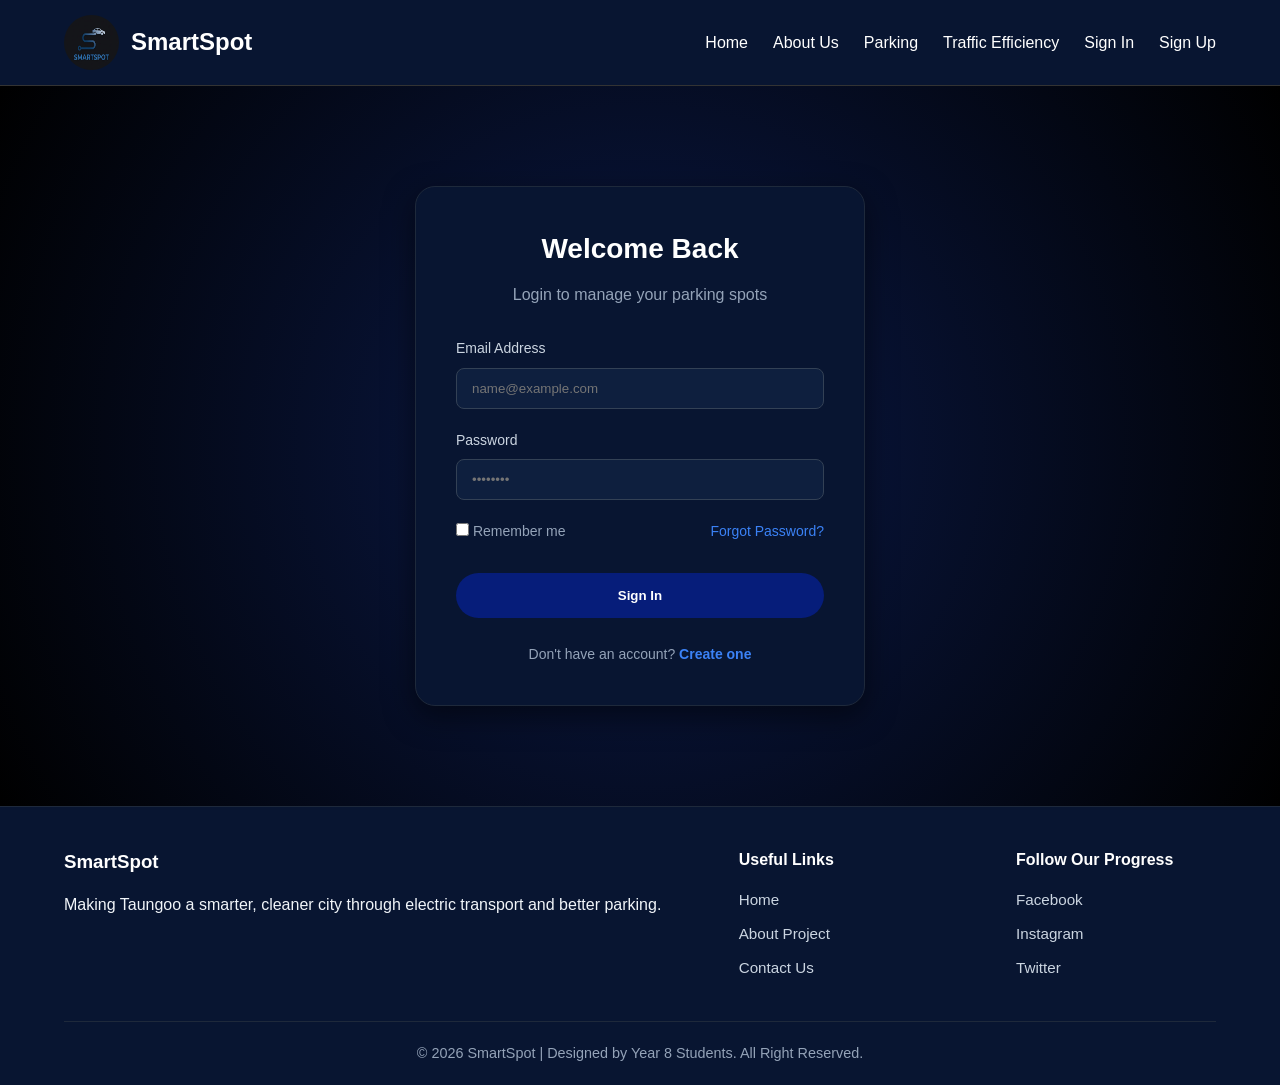
<file: pages/signin.html>
<!doctype html>
<html lang="en">
  <head>
    <meta charset="UTF-8" />
    <meta name="viewport" content="width=device-width, initial-scale=1.0" />
    <title>Smartspot | The Smarter Way to Find Your Space</title>
    <link rel="stylesheet" href="style.css" />
    <link
      class="icon"
      rel="icon"
      type="image/x-icon"
      href="../images/favicon.png"
    />
  </head>
  <body>
    <!-- Navbar Starts -->
    <nav class="top-bar">
      <a class="logo-box" href="/index.html">
        <img src="../images/carlogo.png" alt="SmartSpot Logo" />
        <h3>SmartSpot</h3>
      </a>

      <div class="menu">
        <a href="/index.html">Home</a>
        <a href="/pages/aboutus.html">About Us</a>
        <a href="/pages/parking.html">Parking</a>
        <a href="/pages/trafficeffiency.html">Traffic Efficiency</a>
        <a href="/pages/signin.html">Sign In</a>
        <a href="/pages/signup.html">Sign Up</a>
      </div>
      </div>
    </nav>
    <!-- Navbar Ends  -->

    <!-- Main content starts here -->

    <main class="auth-container">
      <div class="auth-card">
        <div class="auth-header">
          <h2>Welcome Back</h2>
          <p>Login to manage your parking spots</p>
        </div>

        <form class="auth-form">
          <div class="input-group">
            <label for="email">Email Address</label>
            <input
              type="email"
              id="email"
              placeholder="name@example.com"
              required
            />
          </div>

          <div class="input-group">
            <label for="password">Password</label>
            <input
              type="password"
              id="password"
              placeholder="••••••••"
              required
            />
          </div>

          <div class="auth-options">
            <label><input type="checkbox" /> Remember me</label>
            <a href="#">Forgot Password?</a>
          </div>

          <button type="submit" class="main-btn auth-btn">Sign In</button>
        </form>

        <div class="auth-footer">
          <p>
            Don't have an account? <a href="/pages/signup.html">Create one</a>
          </p>
        </div>
      </div>
    </main>

    <!-- Main content ends here -->

    <footer class="footer">
      <div class="footer-container">
        <div class="footer-about">
          <h3>SmartSpot</h3>
          <p>
            Making Taungoo a smarter, cleaner city through electric transport
            and better parking.
          </p>
        </div>

        <div class="footer-links">
          <h4>Useful Links</h4>
          <ul class="footer_ul">
            <div>
              <a href="/pages/index.html">Home</a>
              <a href="/pages/aboutus.html">About Project</a>
              <a href="/pages/contact.html">Contact Us</a>
            </div>
          </ul>
        </div>

        <div class="footer-socialmedia">
          <h4>Follow Our Progress</h4>
          <div class="footer_div">
            <a href="#">Facebook</a>
            <a href="#">Instagram</a>
            <a href="#">Twitter</a>
          </div>
        </div>
      </div>
      <div class="footer-bottom">
        <p>
          &copy; 2026 SmartSpot | Designed by Year 8 Students. All Right
          Reserved.
        </p>
      </div>
    </footer>
  </body>
</html>
</file>
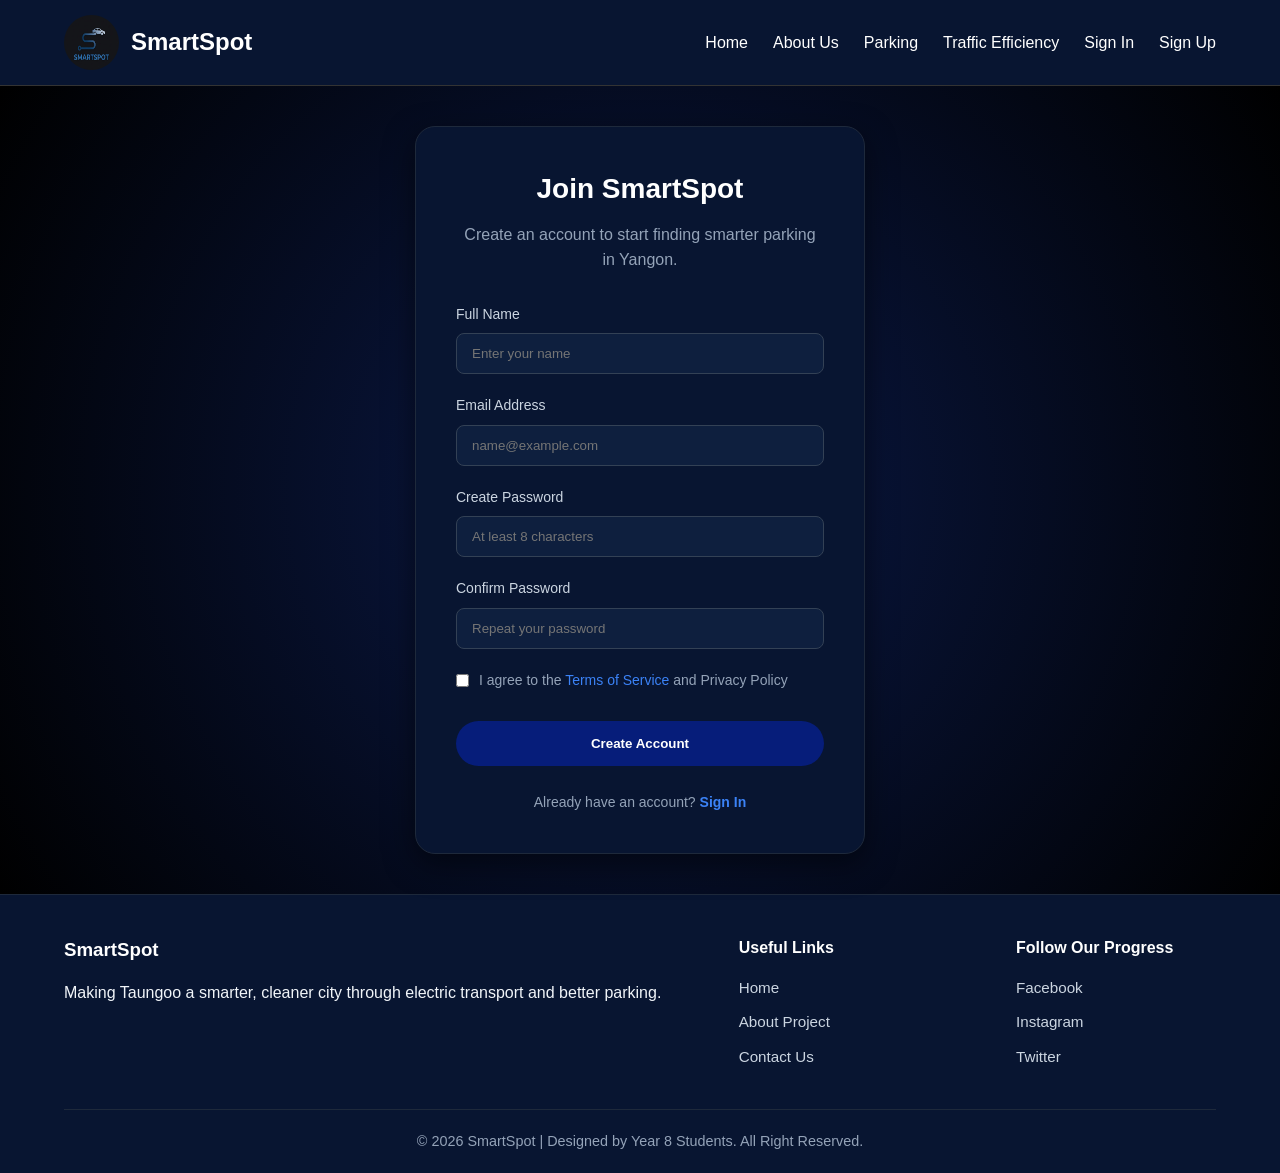
<file: pages/signup.html>
<!doctype html>
<html lang="en">
  <head>
    <meta charset="UTF-8" />
    <meta name="viewport" content="width=device-width, initial-scale=1.0" />
    <title>Smartspot | The Smarter Way to Find Your Space</title>
    <link rel="stylesheet" href="style.css" />
    <link
      class="icon"
      rel="icon"
      type="image/x-icon"
      href="../images/favicon.png"
    />
  </head>
  <body>
    <!-- Navbar Starts -->
    <nav class="top-bar">
      <a class="logo-box" href="/index.html">
        <img src="../images/carlogo.png" alt="SmartSpot Logo" />
        <h3>SmartSpot</h3>
      </a>

      <div class="menu">
        <a href="/index.html">Home</a>
        <a href="/pages/aboutus.html">About Us</a>
        <a href="/pages/parking.html">Parking</a>
        <a href="/pages/trafficeffiency.html">Traffic Efficiency</a>
        <a href="/pages/signin.html">Sign In</a>
        <a href="/pages/signup.html">Sign Up</a>
      </div>
    </nav>
    <!-- Navbar Ends  -->

    <!-- Main content starts here -->
    <main class="auth-container">
      <div class="auth-card">
        <div class="auth-header">
          <h2>Join SmartSpot</h2>
          <p>Create an account to start finding smarter parking in Yangon.</p>
        </div>

        <form class="auth-form">
          <div class="input-group">
            <label for="fullname">Full Name</label>
            <input
              type="text"
              id="fullname"
              placeholder="Enter your name"
              required
            />
          </div>

          <div class="input-group">
            <label for="email">Email Address</label>
            <input
              type="email"
              id="email"
              placeholder="name@example.com"
              required
            />
          </div>

          <div class="input-group">
            <label for="password">Create Password</label>
            <input
              type="password"
              id="password"
              placeholder="At least 8 characters"
              required
            />
          </div>

          <div class="input-group">
            <label for="confirm-password">Confirm Password</label>
            <input
              type="password"
              id="confirm-password"
              placeholder="Repeat your password"
              required
            />
          </div>

          <div class="auth-options">
            <label style="display: flex; align-items: flex-start; gap: 10px">
              <input type="checkbox" required style="margin-top: 5px" />
              <span
                >I agree to the <a href="#">Terms of Service</a> and Privacy
                Policy</span
              >
            </label>
          </div>

          <button type="submit" class="main-btn auth-btn">
            Create Account
          </button>
        </form>

        <div class="auth-footer">
          <p>Already have an account? <a href="signin.html">Sign In</a></p>
        </div>
      </div>
    </main>

    <!-- Main content ends here -->

    <footer class="footer">
      <div class="footer-container">
        <div class="footer-about">
          <h3>SmartSpot</h3>
          <p>
            Making Taungoo a smarter, cleaner city through electric transport
            and better parking.
          </p>
        </div>

        <div class="footer-links">
          <h4>Useful Links</h4>
          <ul class="footer_ul">
            <div>
              <a href="/pages/index.html">Home</a>
              <a href="/pages/aboutus.html">About Project</a>
              <a href="/pages/contact.html">Contact Us</a>
            </div>
          </ul>
        </div>

        <div class="footer-socialmedia">
          <h4>Follow Our Progress</h4>
          <div class="footer_div">
            <a href="#">Facebook</a>
            <a href="#">Instagram</a>
            <a href="#">Twitter</a>
          </div>
        </div>
      </div>
      <div class="footer-bottom">
        <p>
          &copy; 2026 SmartSpot | Designed by Year 8 Students. All Right
          Reserved.
        </p>
      </div>
    </footer>
  </body>
</html>
</file>
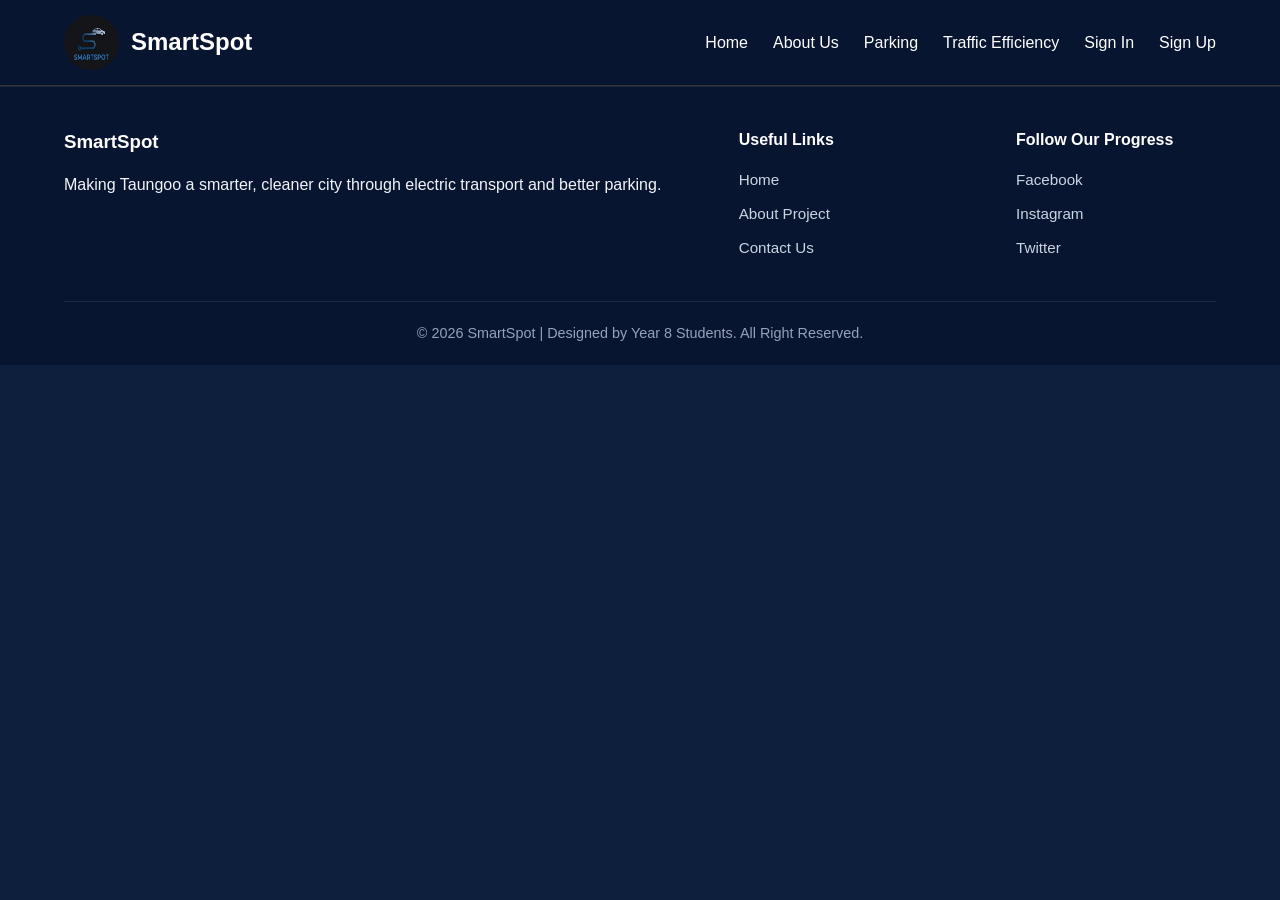
<file: pages/template.html>
<!doctype html>
<html lang="en">
  <head>
    <meta charset="UTF-8" />
    <meta name="viewport" content="width=device-width, initial-scale=1.0" />
    <title>Smartspot | The Smarter Way to Find Your Space</title>
    <link rel="stylesheet" href="style.css" />
    <link
      class="icon"
      rel="icon"
      type="image/x-icon"
      href="../images/favicon.png"
    />
  </head>
  <body>
    <!-- Navbar Starts -->
    <nav class="top-bar">
      <a class="logo-box" href="/index.html">
        <img src="../images/carlogo.png" alt="SmartSpot Logo" />
        <h3>SmartSpot</h3>
      </a>

      <div class="menu">
        <a href="/index.html">Home</a>
        <a href="/pages/aboutus.html">About Us</a>
        <a href="/pages/parking.html">Parking</a>
        <a href="/pages/trafficeffiency.html">Traffic Efficiency</a>
        <a href="/pages/signin.html">Sign In</a>
        <a href="/pages/signup.html">Sign Up</a>
      </div>
    </nav>
    <!-- Navbar Ends  -->

    <!-- Main content starts here -->

    <!-- Main content ends here -->

    <footer class="footer">
      <div class="footer-container">
        <div class="footer-about">
          <h3>SmartSpot</h3>
          <p>
            Making Taungoo a smarter, cleaner city through electric transport
            and better parking.
          </p>
        </div>

        <div class="footer-links">
          <h4>Useful Links</h4>
          <ul class="footer_ul">
            <div>
              <a href="/pages/index.html">Home</a>
              <a href="/pages/aboutus.html">About Project</a>
              <a href="/pages/contact.html">Contact Us</a>
            </div>
          </ul>
        </div>

        <div class="footer-socialmedia">
          <h4>Follow Our Progress</h4>
          <div class="footer_div">
            <a href="#">Facebook</a>
            <a href="#">Instagram</a>
            <a href="#">Twitter</a>
          </div>
        </div>
      </div>
      <div class="footer-bottom">
        <p>
          &copy; 2026 SmartSpot | Designed by Year 8 Students. All Right
          Reserved.
        </p>
      </div>
    </footer>
  </body>
</html>
</file>
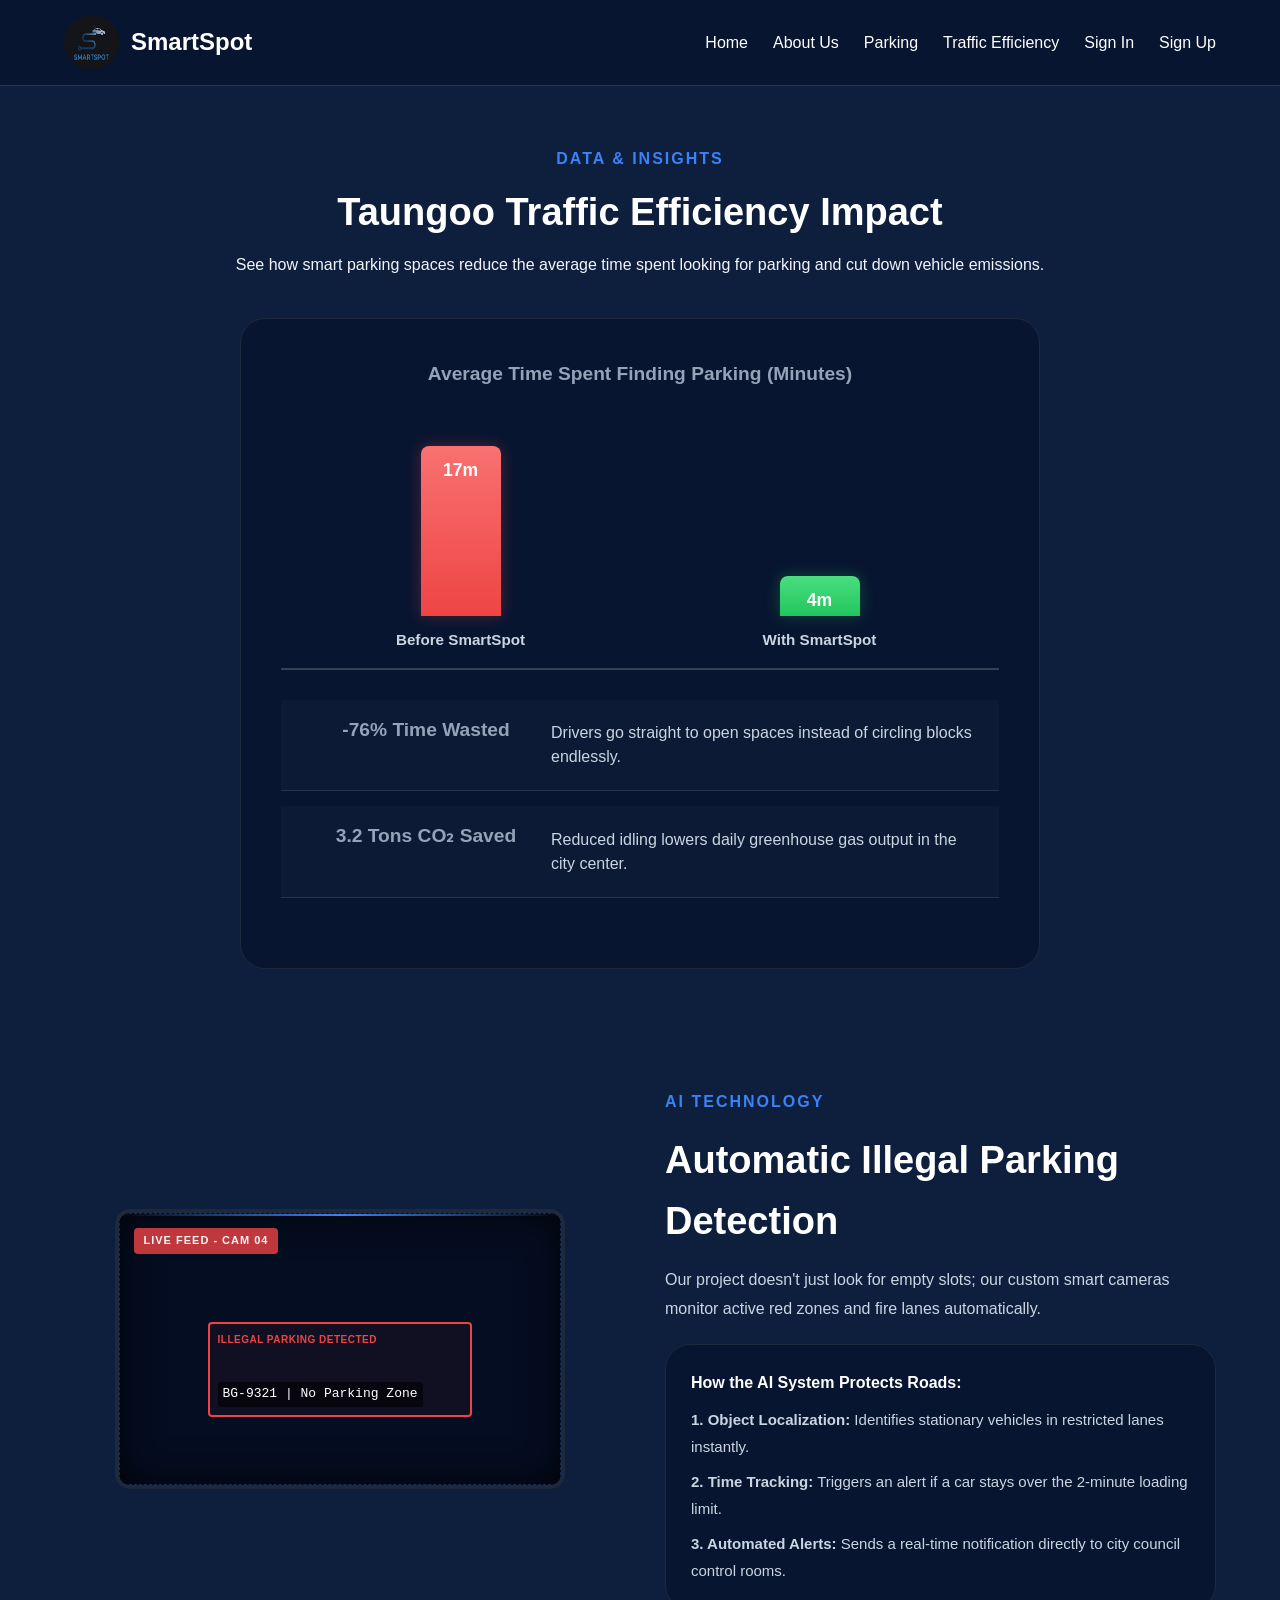
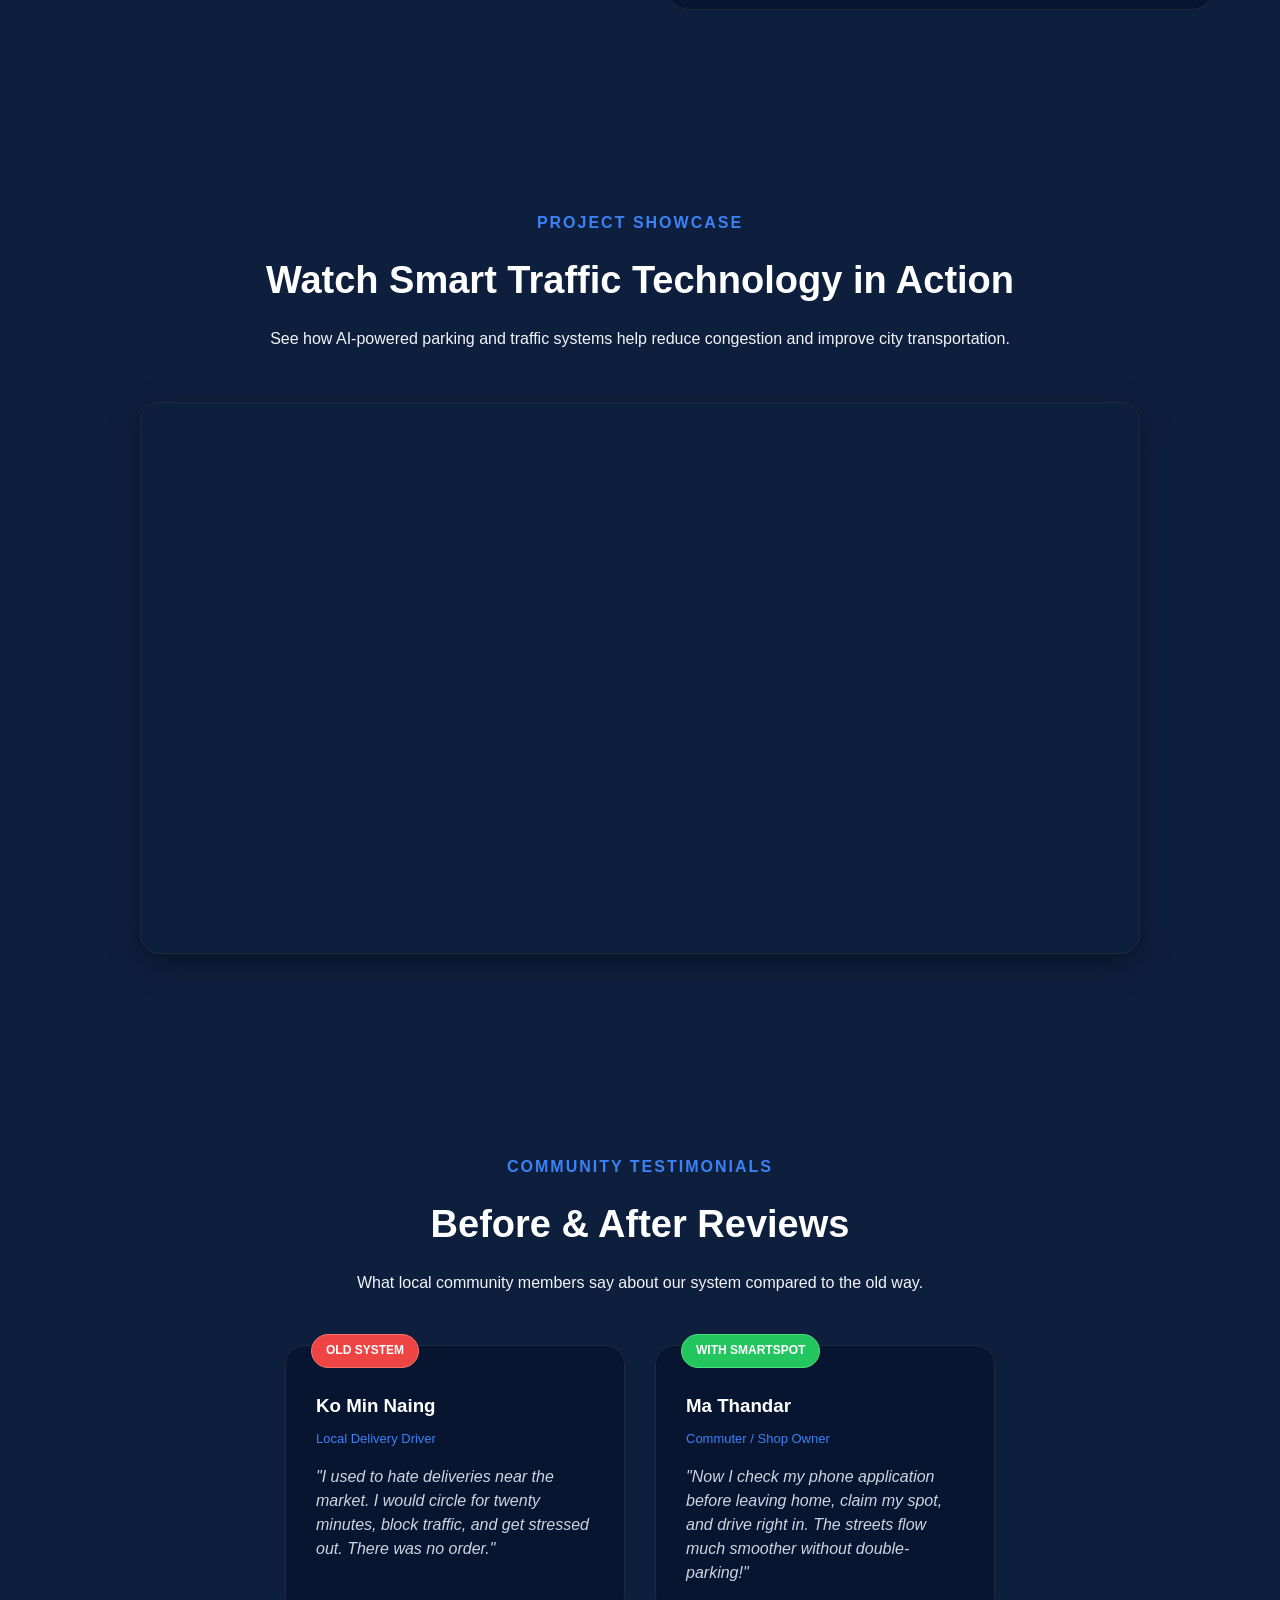
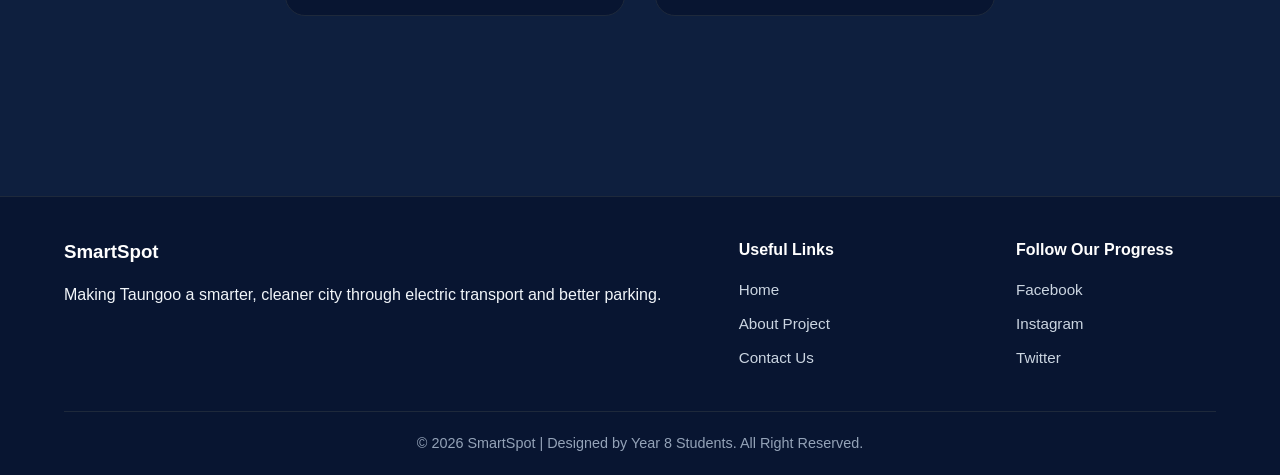
<file: pages/trafficeffiency.html>
<!doctype html>
<html lang="en">
  <head>
    <meta charset="UTF-8" />
    <meta name="viewport" content="width=device-width, initial-scale=1.0" />
    <title>Smartspot | Traffic Efficiency & AI Detection</title>
    <link rel="stylesheet" href="style.css" />
    <link
      class="icon"
      rel="icon"
      type="image/x-icon"
      href="../images/favicon.png"
    />
  </head>
  <body>
    <!-- Navbar Starts -->
    <nav class="top-bar">
      <a class="logo-box" href="/index.html">
        <img src="../images/carlogo.png" alt="SmartSpot Logo" />
        <h3>SmartSpot</h3>
      </a>

      <div class="menu">
        <a href="/index.html">Home</a>
        <a href="/pages/aboutus.html">About Us</a>
        <a href="/pages/parking.html">Parking</a>
        <a href="/pages/trafficeffiency.html">Traffic Efficiency</a>
        <a href="/pages/signin.html">Sign In</a>
        <a href="/pages/signup.html">Sign Up</a>
      </div>
      </div>
    </nav>
    <!-- Navbar Ends  -->

    <!-- Main content starts here -->
    <main class="content-area">
      <!-- SECTION 1: Traffic Efficiency Data (Pure CSS Bar Chart) -->
      <section class="efficiency-section">
        <div class="section-title-box">
          <span class="section-tag">DATA & INSIGHTS</span>
          <h2>Taungoo Traffic Efficiency Impact</h2>
          <p>
            See how smart parking spaces reduce the average time spent looking
            for parking and cut down vehicle emissions.
          </p>
        </div>

        <div class="chart-container">
          <h3>Average Time Spent Finding Parking (Minutes)</h3>

          <div class="bar-chart">
            <!-- Column 1 -->
            <div class="chart-column">
              <div class="bar-wrapper">
                <div class="bar before-bar" style="height: 85%">
                  <span class="bar-value">17m</span>
                </div>
              </div>
              <span class="bar-label">Before SmartSpot</span>
            </div>

            <!-- Column 2 -->
            <div class="chart-column">
              <div class="bar-wrapper">
                <div class="bar after-bar" style="height: 20%">
                  <span class="bar-value">4m</span>
                </div>
              </div>
              <span class="bar-label">With SmartSpot</span>
            </div>
          </div>

          <!-- Extra Key Metrics Flex Layout using your existing benefits-split-container logic style -->
          <div class="benefits-split-container">
            <div class="benefit-row">
              <div class="benefit-label"><h3>-76% Time Wasted</h3></div>
              <div class="benefit-text">
                <p>
                  Drivers go straight to open spaces instead of circling blocks
                  endlessly.
                </p>
              </div>
            </div>
            <div class="benefit-row">
              <div class="benefit-label"><h3>3.2 Tons CO₂ Saved</h3></div>
              <div class="benefit-text">
                <p>
                  Reduced idling lowers daily greenhouse gas output in the city
                  center.
                </p>
              </div>
            </div>
          </div>
        </div>
      </section>

      <!-- SECTION 2: AI Smart Camera Detection System -->
      <section class="camera-detection-section">
        <div class="about-grid">
          <!-- Left: AI Camera Simulated View -->
          <div class="camera-visual-container">
            <div class="camera-monitor">
              <div class="live-tag">LIVE FEED - CAM 04</div>
              <!-- Simulated Scanner Graphic Frame -->
              <div class="ai-scanning-box">
                <div class="scan-line"></div>
                <div class="target-car-box">
                  <span class="alert-tag">ILLEGAL PARKING DETECTED</span>
                  <span class="plate-text">BG-9321 | No Parking Zone</span>
                </div>
              </div>
            </div>
          </div>

          <!-- Right: How it works text content -->
          <div class="about-content">
            <span class="section-tag">AI TECHNOLOGY</span>
            <h2>Automatic Illegal Parking Detection</h2>
            <p>
              Our project doesn't just look for empty slots; our custom smart
              cameras monitor active red zones and fire lanes automatically.
            </p>

            <div class="who-box" style="padding: 25px; margin-top: 20px">
              <h4 style="color: white; margin-bottom: 10px">
                How the AI System Protects Roads:
              </h4>
              <p style="font-size: 15px; margin-bottom: 8px">
                <strong>1. Object Localization:</strong> Identifies stationary
                vehicles in restricted lanes instantly.
              </p>
              <p style="font-size: 15px; margin-bottom: 8px">
                <strong>2. Time Tracking:</strong> Triggers an alert if a car
                stays over the 2-minute loading limit.
              </p>
              <p style="font-size: 15px; margin-bottom: 0">
                <strong>3. Automated Alerts:</strong> Sends a real-time
                notification directly to city council control rooms.
              </p>
            </div>
          </div>
        </div>
      </section>

      <!-- SECTION 3: YouTube Video Showcase -->
      <section class="video-section">
        <div class="team-title">
          <span class="section-tag">PROJECT SHOWCASE</span>
          <h2>Watch Smart Traffic Technology in Action</h2>
          <p>
            See how AI-powered parking and traffic systems help reduce congestion
            and improve city transportation.
          </p>
        </div>

        <div class="video-container">
          <iframe
            width="100%"
            height="500"
            src="https://www.youtube.com/embed/smI30IFYP3Y"
            title="YouTube video player"
            frameborder="0"
            allow="accelerometer; autoplay; clipboard-write; encrypted-media; gyroscope; picture-in-picture"
            allowfullscreen
          ></iframe>
        </div>
      </section>

      <!-- SECTION 3: Before & After Reviews Layout -->
      <section class="reviews-section">
        <div class="team-title">
          <span class="section-tag">COMMUNITY TESTIMONIALS</span>
          <h2>Before & After Reviews</h2>
          <p>
            What local community members say about our system compared to the
            old way.
          </p>
        </div>

        <div class="team-cards">
          <!-- Card 1: Before Perspective -->
          <div class="member-card review-card critical">
            <div class="review-status-badge before-badge">OLD SYSTEM</div>
            <h3>Ko Min Naing</h3>
            <p class="user-role">Local Delivery Driver</p>
            <p class="review-quote">
              "I used to hate deliveries near the market. I would circle for
              twenty minutes, block traffic, and get stressed out. There was no
              order."
            </p>
          </div>

          <!-- Card 2: After Perspective -->
          <div class="member-card review-card success">
            <div class="review-status-badge after-badge">WITH SMARTSPOT</div>
            <h3>Ma Thandar</h3>
            <p class="user-role">Commuter / Shop Owner</p>
            <p class="review-quote">
              "Now I check my phone application before leaving home, claim my
              spot, and drive right in. The streets flow much smoother without
              double-parking!"
            </p>
          </div>
        </div>
      </section>
    </main>
    <!-- Main content ends here -->

    <footer class="footer">
      <div class="footer-container">
        <div class="footer-about">
          <h3>SmartSpot</h3>
          <p>
            Making Taungoo a smarter, cleaner city through electric transport
            and better parking.
          </p>
        </div>

        <div class="footer-links">
          <h4>Useful Links</h4>
          <ul class="footer_ul">
            <div>
              <a href="/pages/index.html">Home</a>
              <a href="/pages/aboutus.html">About Project</a>
              <a href="/pages/contact.html">Contact Us</a>
            </div>
          </ul>
        </div>

        <div class="footer-socialmedia">
          <h4>Follow Our Progress</h4>
          <div class="footer_div">
            <a href="#">Facebook</a>
            <a href="#">Instagram</a>
            <a href="#">Twitter</a>
          </div>
        </div>
      </div>
      <div class="footer-bottom">
        <p>
          &copy; 2026 SmartSpot | Designed by Year 8 Students. All Right
          Reserved.
        </p>
      </div>
    </footer>
  </body>
</html>
</file>
<file: pages/style.css>
/* Main General styles */
/* Homepage Styles */
* {
  margin: 0;
  padding: 0;
  box-sizing: border-box;
  font-family: sans-serif;
}

body {
  background-color: #0e1f3e;
  color: #f1f5f9;
  line-height: 1.6;
}

.icon {
  height: 50px;
  width: 50px;
}

.how-smartspot-works {
  padding: 80px 5%;
  background: #0e1f3e;
}
.works-container {
  max-width: 1200px;
  margin: 0 auto;
  text-align: center;
}
.works-container h2 {
  font-size: 38px;
  color: white;
  margin-bottom: 15px;
}
.works-intro {
  color: #cbd5e1;
  max-width: 700px;
  margin: 0 auto 50px auto;
  font-size: 16px;
}
.works-cards {
  display: grid;
  grid-template-columns: repeat(auto-fit, minmax(250px, 1fr));
  gap: 30px;
}
.works-card {
  background: #081531;
  border: 1px solid #1e293b;
  padding: 35px 25px;
  border-radius: 20px;
  text-align: left;
  transition: transform 0.3s ease;
}
.works-card:hover {
  transform: translateY(-5px);
  border-color: #3b82f6;
}
.works-card h3 {
  color: #3b82f6;
  font-size: 20px;
  margin-bottom: 15px;
}
.works-card p {
  color: #cbd5e1;
  font-size: 14px;
  line-height: 1.6;
}

/* Navbar Starts */
.top-bar {
  display: flex;
  justify-content: space-between;
  align-items: center;
  padding: 15px 5%;
  background-color: #081531;
  border-bottom: 1px solid #333;
}

/* Logo + Title */
.logo-box {
  display: flex;
  align-items: center;
  gap: 12px;
  text-decoration: none;
}

.logo-box img {
  width: 55px;
  height: 55px;
  border-radius: 50%;
}

.logo-box h3 {
  text-decoration: none;
  color: white;
  font-size: 24px;
}

/* Navigation Menu */
.menu {
  display: flex;
  align-items: center;
  gap: 25px;
}

/* Navbar Links */
.menu a {
  text-decoration: none;
  color: white;
  font-size: 16px;
  transition: 0.3s;
  position: relative;
}

/* Hover Effect */
.menu a:hover {
  color: #3b82f6;
}

/* Underline Animation */
.menu a::after {
  content: "";
  position: absolute;
  left: 0;
  bottom: -5px;
  width: 0%;
  height: 2px;
  background-color: #3b82f6;
  transition: 0.3s;
}

.menu a:hover::after {
  width: 100%;
}
/* Navbar Ends */

/* Header Starts */
.header-box {
  display: flex;
  align-items: center;
  justify-content: space-between;
  padding: 80px 5%;
  flex-wrap: wrap;
  background: radial-gradient(circle at top right, #0b1a49, #000000);
}

.header-text h1 {
  font-size: 50px;
  margin-bottom: 20px;
  color: white;
}

.main-btn {
  text-decoration: none;
  padding: 15px 35px;
  background-color: rgb(6, 29, 122);
  color: white;
  border: solid 1px #a594942f;
  border-radius: 50px;
  font-weight: bold;
  cursor: pointer;
}

.main-btn:hover {
  background-color: #273e70;
}
/* Header Ends */

.content-area {
  padding: 60px 5%;
}

/* Footer */
.footer {
  background-color: #081531;
  padding: 40px 5% 20px;
  color: #f1f5f9;
  border-top: 1px solid #1e293b;
}

/* Footer Layout */
.footer-container {
  display: flex;
  justify-content: space-between;
  flex-wrap: wrap;
  gap: 40px;
}

/* Footer Sections */
.footer-links,
.footer-socialmedia,
.footer_div {
  min-width: 200px;
}

/* Footer Titles */
.footer h3,
.footer h4 {
  margin-bottom: 15px;
  color: white;
}

/* Footer Links */
.footer a,
.footer_ul a {
  text-decoration: none;
  color: #cbd5e1;
  display: block;
  margin-bottom: 10px;
  transition: 0.3s;
  font-size: 0.95rem;
}

/* Hover Effect */
.footer a:hover,
.footer_ul a:hover {
  color: #3b82f6;
  transform: translateX(3px);
}

/* Social Icons */
.social-icons a {
  display: inline-block;
  margin-right: 15px;
  font-size: 18px;
}

/* Footer Bottom */
.footer-bottom {
  text-align: center;
  margin-top: 30px;
  padding-top: 20px;
  border-top: 1px solid #1e293b;
  font-size: 0.9rem;
  color: #94a3b8;
}
.about-box {
  width: 50%;
  max-width: 1500px;
  margin: 50px auto;

  background: #03123a;
  border-radius: 40px;
  padding: 50px 70px;

  color: white;
  box-shadow: 0 10px 30px rgba(0, 0, 0, 0.25);
}

.about-box h1 {
  font-size: 60px;
  font-weight: 800;
  margin-bottom: 35px;
  text-align: center;
}

.about-box p {
  font-size: 20px;
  line-height: 1.6;
  color: #c8cfde;
  margin-bottom: 25px;
  max-width: 1350px;
}

/* Smart Parking Section */
/* 1. Hide the tracking checkbox visually from view */
.slot-toggle-check {
  display: none !important;
}

/* 2. Hide the slots layout element completely by default */
.slot-toggle-check ~ .slots-grid {
  display: none !important;
}

/* 3. When checked, restore display framework to your native 'grid' template */
.slot-toggle-check:checked ~ .slots-grid {
  display: grid !important;
  margin-top: 20px;
}

/* 4. Formatting label target to simulate a modern UI button clicker */
.toggle-slots-btn {
  display: inline-block;
  margin-top: 15px;
  padding: 10px 20px;
  font-size: 14px;
  font-weight: 600;
  color: #ffffff;
  background-color: #3b82f6; /* Custom layout theme accent color */
  border-radius: 8px;
  cursor: pointer;
  text-align: center;
  user-select: none;
  transition:
    background-color 0.2s ease,
    transform 0.1s ease;
}

.toggle-slots-btn:hover {
  background-color: #2563eb;
}

.toggle-slots-btn:active {
  transform: scale(0.97);
}

/* Dynamic State Change: Change look when active */
.slot-toggle-check:checked + .toggle-slots-btn {
  background-color: #1e293b;
  border: 1px solid #3b82f6;
}

/* Aboutus Page  Styles */
/* About Hero */
.about-hero {
  height: 60vh;
  background:
    linear-gradient(rgba(0, 0, 0, 0.7), rgba(0, 0, 0, 0.7)),
    url("../images/about-bg.jpg");
  background-size: cover;
  background-position: center;
  display: flex;
  align-items: center;
  justify-content: center;
  text-align: center;
  padding: 20px;
}

.about-overlay h1 {
  font-size: 60px;
  margin-bottom: 20px;
  color: white;
}

.about-overlay p {
  max-width: 700px;
  color: #cbd5e1;
  font-size: 18px;
}

/* Main Layout */
.about-container {
  padding: 80px 8%;
}

.about-grid {
  display: grid;
  grid-template-columns: repeat(auto-fit, minmax(300px, 1fr));
  gap: 50px;
  align-items: center;
  margin-bottom: 100px;
}

.reverse {
  direction: rtl;
}

.reverse .about-content {
  direction: ltr;
}

.about-image img,
.about-image2 img {
  width: 60%;
  height: 50%;
  border-radius: 20px;
  border: 1px solid #1e293b;
}

.about-content h2,
.who-box h2,
.team-title h2,
.idea-section h2 {
  font-size: 38px;
  margin: 15px 0;
  color: white;
}

.about-content p,
.who-box p,
.idea-section p {
  color: #cbd5e1;
  line-height: 1.8;
  margin-bottom: 15px;
}

.section-tag {
  color: #3b82f6;
  font-weight: bold;
  letter-spacing: 2px;
}

/* Who We Are */
.who-we-are {
  margin-bottom: 100px;
}

.who-box {
  background: #081531;
  border: 1px solid #1e293b;
  padding: 50px;
  border-radius: 25px;
}

/* Team Section */
.team-section {
  margin-bottom: 100px;
}

.team-title {
  text-align: center;
  margin-bottom: 50px;
}

.team-cards {
  display: flex;
  justify-content: center;
  gap: 30px;
  flex-wrap: wrap;
}

.member-card {
  background: #081531;
  border: 1px solid #1e293b;
  border-radius: 20px;
  padding: 30px;
  text-align: center;
  width: 280px;
  transition: 0.3s;
}

.member-card:hover {
  transform: translateY(-10px);
}

.member-card img {
  width: 120px;
  height: 120px;
  object-fit: cover;
  border-radius: 50%;
  margin-bottom: 20px;
  border: 3px solid #3b82f6;
}

.member-card h3 {
  color: white;
  margin-bottom: 8px;
}

.member-card p {
  color: #94a3b8;
}

/* Idea Section */
.idea-section {
  background: linear-gradient(135deg, #081531, #0b1a49);
  padding: 60px;
  border-radius: 25px;
  border: 1px solid #1e293b;
}

/* Responsive */
@media (max-width: 768px) {
  .about-overlay h1 {
    font-size: 42px;
  }

  .about-content h2,
  .who-box h2,
  .team-title h2,
  .idea-section h2 {
    font-size: 30px;
  }

  .idea-section,
  .who-box {
    padding: 30px;
  }
}

/* Parking page styles */

/* Container for all locations */
.parking-container {
  display: flex;
  flex-direction: column;
  gap: 40px;
  margin-top: 20px;
}

/* Individual Location Block */
.parking-location {
  background: #081531;
  border: 1px solid #1e293b;
  border-radius: 20px;
  padding: 25px;
  display: flex;
  justify-content: space-between;
  align-items: center;
  flex-wrap: wrap;
  gap: 20px;
}

.location-info h3 {
  color: #3b82f6;
  font-size: 22px;
  margin-bottom: 5px;
}

/* The Grid of Slots */
.slots-grid {
  display: grid;
  grid-template-columns: repeat(5, 1fr); /* 5 columns */
  gap: 10px;
  background: #0e1f3e;
  padding: 15px;
  border-radius: 12px;
  border: 2px solid #333;
}

/* Individual Slot Styling */
.slot {
  width: 60px;
  height: 80px;
  display: flex;
  align-items: center;
  justify-content: center;
  border-radius: 5px;
  font-weight: bold;
  font-size: 14px;
  border: 2px dashed #444; /* Looks like a road marking */
  transition: 0.3s;
}

/* Taken vs Available Styles */
.slot.available {
  background-color: rgba(34, 197, 94, 0.2);
  color: #22c55e;
  border: 2px solid #22c55e;
  cursor: pointer;
}

.slot.available:hover {
  background-color: #22c55e;
  color: white;
}

.slot.taken {
  background-color: rgba(239, 68, 68, 0.2);
  color: #ef4444;
  border: 2px solid #ef4444;
  cursor: not-allowed;
  position: relative;
}

/* Parking Instruction Box */
.instruction-box {
  /* max-width: 900px; */
  margin: 0 auto 40px auto;
  background: #081531;
  border: 1px solid #1e293b;
  border-left: 5px solid #3b82f6;
  border-radius: 18px;
  padding: 25px 30px;
  box-shadow: 0 8px 20px rgba(0, 0, 0, 0.25);
}

.instruction-box h3 {
  color: white;
  font-size: 24px;
  margin-bottom: 15px;
}

.instruction-box p {
  color: #cbd5e1;
  margin-bottom: 12px;
  line-height: 1.7;
}

.instruction-box strong {
  color: #3b82f6;
}

/* Parking Legend Styling */
.parking-legend {
  color: #cbd5e1;
  line-height: 1.8;
  margin-top: 15px;
  font-size: 15px;
}

.legend {
  font-weight: bold;
  display: inline-block;
  margin-bottom: 5px;
}

.available-legend {
  color: #22c55e;
}

.taken-legend {
  color: #ef4444;
}

/* Responsive adjustment for small screens */
@media (max-width: 600px) {
  .slots-grid {
    grid-template-columns: repeat(2, 1fr);
  }
  .parking-location {
    flex-direction: column;
    text-align: center;
  }
}

/* Sign in page styles */

/* Auth Page Styles */
.auth-container {
  min-height: 80vh;
  display: flex;
  align-items: center;
  justify-content: center;
  padding: 40px 5%;
  background: radial-gradient(circle at center, #0b1a49, #000000);
}

.auth-card {
  background: #081531;
  border: 1px solid #1e293b;
  padding: 40px;
  border-radius: 20px;
  width: 100%;
  max-width: 450px;
  box-shadow: 0 10px 30px rgba(0, 0, 0, 0.5);
}

.auth-header {
  text-align: center;
  margin-bottom: 30px;
}

.auth-header h2 {
  font-size: 28px;
  color: white;
  margin-bottom: 10px;
}

.auth-header p {
  color: #94a3b8;
}

/* Form Styles */
.auth-form {
  display: flex;
  flex-direction: column;
  gap: 20px;
}

.input-group {
  display: flex;
  flex-direction: column;
  gap: 8px;
}

.input-group label {
  font-size: 14px;
  color: #cbd5e1;
}

.input-group input {
  padding: 12px 15px;
  background: #0e1f3e;
  border: 1px solid #334155;
  border-radius: 8px;
  color: white;
  outline: none;
  transition: 0.3s;
}

.input-group input:focus {
  border-color: #3b82f6;
}

.auth-options {
  display: flex;
  justify-content: space-between;
  align-items: center;
  font-size: 14px;
  color: #94a3b8;
}

.auth-options a {
  color: #3b82f6;
  text-decoration: none;
}

.auth-btn {
  width: 100%;
  margin-top: 10px;
  border: none;
}

.auth-footer {
  margin-top: 25px;
  text-align: center;
  font-size: 14px;
  color: #94a3b8;
}

.auth-footer a {
  color: #3b82f6;
  text-decoration: none;
  font-weight: bold;
}

/* Traffic efficiency */
/* Layout container for the split view */
.benefits-split-container {
  max-width: 800px;
  margin: 30px auto;
  display: flex;
  flex-direction: column;
  gap: 15px; /* Adds space between each row */
}

/* Individual Row setup */
.benefit-row {
  display: grid;
  grid-template-columns: 250px 1fr; /* Left text gets 250px, right text takes the rest */
  align-items: center; /* Vertically aligns the items */
  padding: 15px 20px;
  background-color: rgba(255, 255, 255, 0.02);
  border-bottom: 1px solid rgba(146, 144, 195, 0.2); /* Clean dividing line */
}

/* Left Heading Style */
.benefit-label h3 {
  margin: 0;
  color: #ffffff;
  font-size: 1.1rem;
  font-weight: 600;
  text-align: left;
}

/* Right Sentence Style */
.benefit-text p {
  margin: 0;
  color: #cbd5e1;
  text-align: left;
  line-height: 1.5;
}

/* Mobile responsive fallback so it doesn't break on phones */
@media (max-width: 600px) {
  .benefit-row {
    grid-template-columns: 1fr;
    gap: 5px;
    padding: 10px 5px;
  }
}

/* ==========================================================================
   New Layout Additions: Chart, AI Camera, and Before/After Reviews
   ========================================================================== */

/* Section Alignment Global Layout */
.efficiency-section,
.camera-detection-section,
.reviews-section,
.video-section {
  margin-bottom: 120px;
}

.section-title-box {
  text-align: center;
  margin-bottom: 40px;
}

.section-title-box h2 {
  font-size: 38px;
  color: white;
  margin: 10px 0;
}

/* Video Section */
.video-section {
  padding: 80px 5%;
  text-align: center;
}

.video-container {
  max-width: 1000px;
  margin: 50px auto 0 auto;
  border-radius: 20px;
  overflow: hidden;
  border: 1px solid #1e293b;
  box-shadow: 0 10px 30px rgba(0, 0, 0, 0.35);
}

.video-container iframe {
  width: 100%;
  height: 550px;
  display: block;
  border: none;
}

/* --- Pure CSS Chart Styling --- */
.chart-container {
  background: #081531;
  border: 1px solid #1e293b;
  border-radius: 25px;
  padding: 40px;
  max-width: 800px;
  margin: 0 auto;
}

.chart-container h3 {
  text-align: center;
  font-size: 1.2rem;
  margin-bottom: 30px;
  color: #94a3b8;
}

.bar-chart {
  display: flex;
  justify-content: space-around;
  align-items: flex-end;
  height: 250px; /* Base height for column references */
  border-bottom: 2px solid #334155;
  padding-bottom: 15px;
  margin-bottom: 30px;
}

.chart-column {
  display: flex;
  flex-direction: column;
  align-items: center;
  width: 40%;
}

.bar-wrapper {
  height: 200px; /* Constrains column growth scale */
  width: 100%;
  display: flex;
  align-items: flex-end;
  justify-content: center;
}

.bar {
  width: 80px;
  border-radius: 8px 8px 0 0;
  display: flex;
  align-items: top;
  justify-content: center;
  padding-top: 10px;
  transition: all 0.6s ease-in-out;
  position: relative;
}

.before-bar {
  background: linear-gradient(to top, #ef4444, #f87171);
  box-shadow: 0 0 15px rgba(239, 68, 68, 0.3);
}

.after-bar {
  background: linear-gradient(to top, #22c55e, #4ade80);
  box-shadow: 0 0 15px rgba(34, 197, 94, 0.3);
}

.bar-value {
  font-weight: bold;
  color: white;
  font-size: 1.1rem;
}

.bar-label {
  margin-top: 12px;
  font-size: 0.95rem;
  color: #cbd5e1;
  font-weight: 600;
}

/* --- Smart Camera CSS Mockup Layout --- */
.camera-visual-container {
  width: 100%;
  display: flex;
  justify-content: center;
}

.camera-monitor {
  width: 100%;
  max-width: 450px;
  height: 280px;
  background-color: #040d21;
  border: 4px solid #1e293b;
  border-radius: 15px;
  position: relative;
  overflow: hidden;
  box-shadow: inset 0 0 40px rgba(0, 0, 0, 0.8);
}

.live-tag {
  position: absolute;
  top: 15px;
  left: 15px;
  background: rgba(239, 68, 68, 0.8);
  padding: 4px 10px;
  font-size: 11px;
  font-weight: bold;
  border-radius: 4px;
  letter-spacing: 1px;
  animation: pulse 1.5s infinite alternate;
}

/* Matrix Line Effect Scan Simulation */
.ai-scanning-box {
  width: 100%;
  height: 100%;
  position: relative;
  border: 1px dashed rgba(59, 130, 246, 0.3);
}

.scan-line {
  width: 100%;
  height: 2px;
  background: linear-gradient(to right, transparent, #3b82f6, transparent);
  position: absolute;
  animation: scanMove 3s infinite linear;
}

.target-car-box {
  position: absolute;
  top: 40%;
  left: 20%;
  width: 60%;
  height: 35%;
  border: 2px solid #ef4444;
  background: rgba(239, 68, 68, 0.05);
  border-radius: 4px;
  padding: 8px;
  display: flex;
  flex-direction: column;
  justify-content: space-between;
}

.alert-tag {
  color: #ef4444;
  font-size: 10px;
  font-weight: bold;
  letter-spacing: 0.5px;
}

.plate-text {
  color: #ffffff;
  font-family: monospace;
  font-size: 13px;
  background: rgba(0, 0, 0, 0.6);
  padding: 2px 5px;
  border-radius: 3px;
  width: fit-content;
}

/* --- Before / After Review Enhancements --- */
.review-card {
  width: 340px !important; /* Forces a wider comment read layout */
  position: relative;
  padding-top: 45px !important;
  text-align: left !important;
}

.review-status-badge {
  position: absolute;
  top: -12px;
  left: 25px;
  padding: 6px 14px;
  font-size: 12px;
  font-weight: bold;
  border-radius: 50px;
  color: white;
}

.before-badge {
  background-color: #ef4444;
  border: 1px solid #f87171;
}

.after-badge {
  background-color: #22c55e;
  border: 1px solid #4ade80;
}

.user-role {
  font-size: 13px !important;
  color: #3b82f6 !important;
  margin-bottom: 15px;
}

.review-quote {
  font-style: italic;
  color: #cbd5e1 !important;
  line-height: 1.5;
}

/* Keyframe Animations */
@keyframes pulse {
  0% {
    opacity: 0.4;
  }
  100% {
    opacity: 1;
  }
}

@keyframes scanMove {
  0% {
    top: 0%;
  }
  50% {
    top: 100%;
  }
  100% {
    top: 0%;
  }
}
</file>
